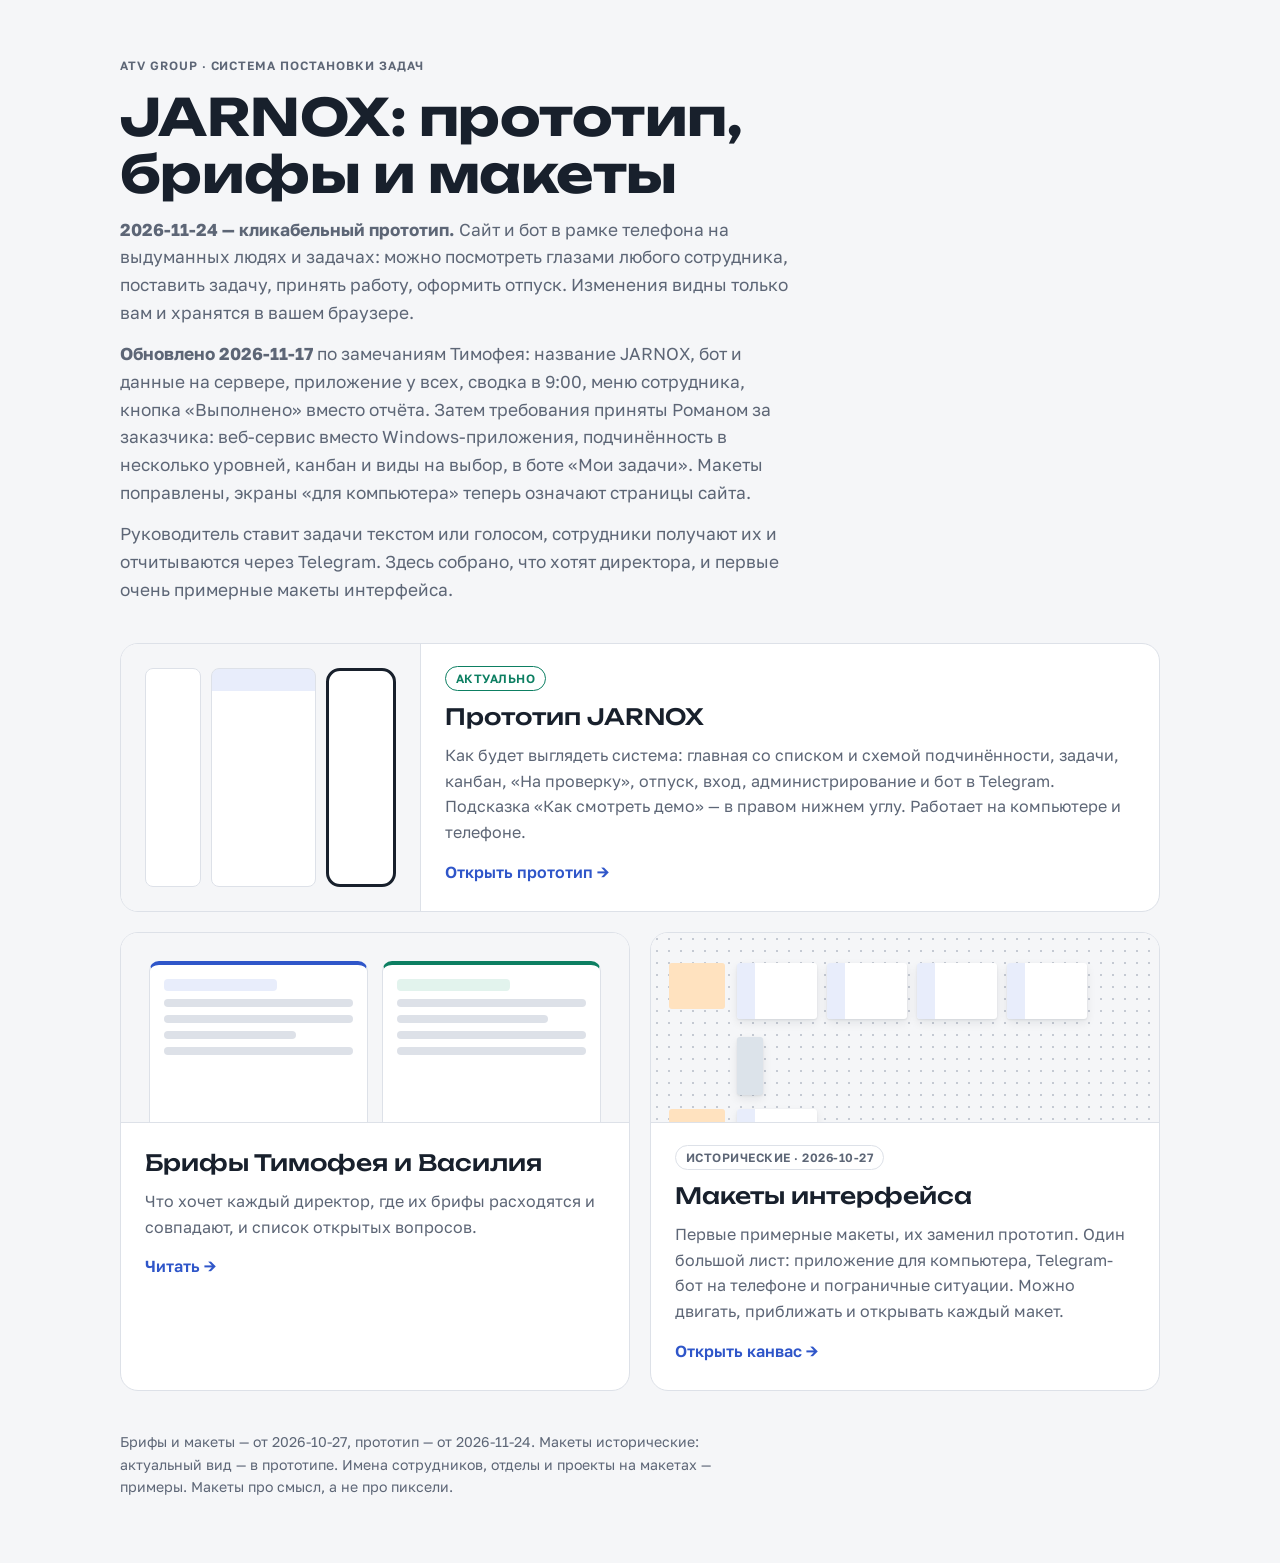
<file: index.html>
<!doctype html>
<html lang="ru">
<head>
<meta charset="utf-8">
<meta name="viewport" content="width=device-width, initial-scale=1, viewport-fit=cover">
<meta name="robots" content="noindex">
<link rel="icon" href="data:image/svg+xml,%3Csvg xmlns=%22http://www.w3.org/2000/svg%22 viewBox=%220 0 32 32%22%3E%3Crect width=%2232%22 height=%2232%22 rx=%228%22 fill=%22%232b5bd7%22/%3E%3Cpath d=%22M9 17l5 5 9-12%22 stroke=%22white%22 stroke-width=%223.5%22 fill=%22none%22 stroke-linecap=%22round%22 stroke-linejoin=%22round%22/%3E%3C/svg%3E">
<title>JARNOX · прототип, брифы и макеты</title>
<link rel="preconnect" href="https://fonts.googleapis.com">
<link rel="preconnect" href="https://fonts.gstatic.com" crossorigin>
<link rel="stylesheet" href="https://fonts.googleapis.com/css2?family=Golos+Text:wght@400;500;600;700&family=Unbounded:wght@500;700&display=swap">
<style>
:root {
  --bg: #f5f6f8; --surface: #ffffff; --ink: #18202c; --muted: #5d6676; --line: #dde1e8;
  --tim: #2f56c9; --tim-soft: #e8edfb; --vas: #0d7f62; --vas-soft: #e2f3ed; --dot: #c5cad3;
  --f-display: "Unbounded", "Golos Text", system-ui, sans-serif;
  --f-body: "Golos Text", system-ui, -apple-system, "Segoe UI", sans-serif;
}
@media (prefers-color-scheme: dark) { :root:not([data-theme="light"]) {
  --bg: #11151c; --surface: #19202a; --ink: #e6e9ef; --muted: #9aa3b2; --line: #2b3441;
  --tim: #8aa6ff; --tim-soft: #1e2a4a; --vas: #5fd0ad; --vas-soft: #15332b; --dot: #2c333d; color-scheme: dark;
} }
:root[data-theme="dark"] {
  --bg: #11151c; --surface: #19202a; --ink: #e6e9ef; --muted: #9aa3b2; --line: #2b3441;
  --tim: #8aa6ff; --tim-soft: #1e2a4a; --vas: #5fd0ad; --vas-soft: #15332b; --dot: #2c333d; color-scheme: dark;
}
* { box-sizing: border-box; }
body {
  margin: 0; background: var(--bg); color: var(--ink); font: 16px/1.6 var(--f-body);
  padding: 56px max(16px, env(safe-area-inset-left, 0px)) 64px;
}
.wrap { max-width: 1040px; margin: 0 auto; display: grid; gap: 40px; }
header { display: grid; gap: 14px; }
.eyebrow { font-size: 0.75rem; text-transform: uppercase; letter-spacing: 0.08em; font-weight: 600; color: var(--muted); }
h1 { margin: 0; font-family: var(--f-display); font-weight: 700; font-size: clamp(2rem, 5vw, 3.2rem); line-height: 1.1; letter-spacing: -0.01em; text-wrap: balance; }
.lead { margin: 0; max-width: 62ch; color: var(--muted); font-size: 1.08rem; }
.cards { display: grid; grid-template-columns: 1fr 1fr; gap: 20px; }
.card {
  display: grid; grid-template-rows: auto 1fr; background: var(--surface); border: 1px solid var(--line);
  border-radius: 18px; overflow: hidden; color: inherit; text-decoration: none; transition: border-color .15s, transform .15s;
}
.card:hover { border-color: var(--muted); transform: translateY(-2px); }
.card:focus-visible { outline: 2px solid var(--tim); outline-offset: 3px; }
.card .body { padding: 22px 24px 26px; display: grid; gap: 8px; align-content: start; }
.card h2 { margin: 0; font-family: var(--f-display); font-weight: 500; font-size: 1.4rem; }
.card p { margin: 0; color: var(--muted); }
.card .go { font-weight: 600; color: var(--tim); margin-top: 6px; }
.card.wide { grid-column: 1 / -1; grid-template-rows: none; grid-template-columns: 300px 1fr; }
.card.wide .pv { height: auto; min-height: 190px; border-bottom: 0; border-right: 1px solid var(--line); }
.tag { justify-self: start; font-size: 0.75rem; font-weight: 600; letter-spacing: 0.04em; text-transform: uppercase; color: var(--muted); border: 1px solid var(--line); border-radius: 999px; padding: 2px 10px; }
.tag.new { color: var(--vas); border-color: var(--vas); }
.pv-proto { background: var(--bg); display: grid; grid-template-columns: 56px 1fr 70px; gap: 10px; padding: 24px; }
.pv-proto i { display: block; background: var(--surface); border: 1px solid var(--line); border-radius: 8px; }
.pv-proto i:nth-child(2) { background-image: linear-gradient(var(--tim-soft) 0 22px, transparent 22px); }
.pv-proto i:nth-child(3) { border-radius: 14px; border-width: 3px; border-color: var(--ink); }

/* превью-иллюстрации из CSS */
.pv { height: 190px; border-bottom: 1px solid var(--line); position: relative; overflow: hidden; }
.pv-briefs { background: var(--bg); display: grid; grid-template-columns: 1fr 1fr; gap: 14px; padding: 28px 28px 0; }
.pv-briefs div { background: var(--surface); border-radius: 10px 10px 0 0; border: 1px solid var(--line); border-bottom: 0; padding: 14px; display: grid; gap: 8px; align-content: start; }
.pv-briefs div:first-child { border-top: 4px solid var(--tim); }
.pv-briefs div:last-child { border-top: 4px solid var(--vas); }
.pv-briefs i { display: block; height: 8px; border-radius: 4px; background: var(--line); }
.pv-briefs b { display: block; height: 12px; width: 60%; border-radius: 4px; }
.pv-briefs div:first-child b { background: var(--tim-soft); }
.pv-briefs div:last-child b { background: var(--vas-soft); }
.pv-canvas { background-color: var(--bg); background-image: radial-gradient(var(--dot) 1px, transparent 1.2px); background-size: 12px 12px; }
.pv-canvas span { position: absolute; background: var(--surface); border-radius: 3px; box-shadow: 0 1px 2px rgba(16,24,40,.08), 0 4px 10px rgba(16,24,40,.08); }
.pv-canvas span::before { content: ""; position: absolute; left: 0; top: 0; bottom: 0; width: 22%; background: var(--tim-soft); border-radius: 3px 0 0 3px; }
.pv-canvas span.ph::before { display: none; }
.pv-canvas span.ph { background: #dce3ea; }
.pv-canvas em { position: absolute; width: 56px; height: 46px; border-radius: 3px; background: #ffe2bf; }

footer { color: var(--muted); font-size: 0.88rem; max-width: 70ch; }
@media (max-width: 720px) {
  body { padding-top: 32px; }
  .cards { grid-template-columns: 1fr; }
  .card.wide { grid-template-columns: 1fr; grid-template-rows: auto 1fr; }
  .card.wide .pv { border-right: 0; border-bottom: 1px solid var(--line); }
}
</style>
</head>
<body>
<div class="wrap">
  <header>
    <div class="eyebrow">ATV Group · система постановки задач</div>
    <h1>JARNOX: прототип, брифы и макеты</h1>
    <p class="lead"><b>2026-11-24 — кликабельный прототип.</b> Сайт и бот в рамке телефона на выдуманных людях и задачах: можно посмотреть глазами любого сотрудника, поставить задачу, принять работу, оформить отпуск. Изменения видны только вам и хранятся в вашем браузере.</p>
    <p class="lead"><b>Обновлено 2026-11-17</b> по замечаниям Тимофея: название JARNOX, бот и данные на сервере, приложение у всех, сводка в 9:00, меню сотрудника, кнопка «Выполнено» вместо отчёта. Затем требования приняты Романом за заказчика: веб-сервис вместо Windows-приложения, подчинённость в несколько уровней, канбан и виды на выбор, в боте «Мои задачи». Макеты поправлены, экраны «для компьютера» теперь означают страницы сайта.</p>
    <p class="lead">Руководитель ставит задачи текстом или голосом, сотрудники получают их и отчитываются через Telegram. Здесь собрано, что хотят директора, и первые очень примерные макеты интерфейса.</p>
  </header>

  <div class="cards">
    <a class="card wide" href="prototype/">
      <div class="pv pv-proto" aria-hidden="true"><i></i><i></i><i></i></div>
      <div class="body">
        <span class="tag new">Актуально</span>
        <h2>Прототип JARNOX</h2>
        <p>Как будет выглядеть система: главная со списком и схемой подчинённости, задачи, канбан, «На проверку», отпуск, вход, администрирование и бот в Telegram. Подсказка «Как смотреть демо» — в правом нижнем углу. Работает на компьютере и телефоне.</p>
        <span class="go">Открыть прототип →</span>
      </div>
    </a>
    <a class="card" href="briefs.html">
      <div class="pv pv-briefs" aria-hidden="true">
        <div><b></b><i></i><i></i><i style="width:70%"></i><i></i></div>
        <div><b></b><i></i><i style="width:80%"></i><i></i><i></i></div>
      </div>
      <div class="body">
        <h2>Брифы Тимофея и Василия</h2>
        <p>Что хочет каждый директор, где их брифы расходятся и совпадают, и список открытых вопросов.</p>
        <span class="go">Читать →</span>
      </div>
    </a>
    <a class="card" href="canvas.html">
      <div class="pv pv-canvas" aria-hidden="true">
        <em style="left:18px;top:30px"></em>
        <span style="left:86px;top:30px;width:80px;height:56px"></span>
        <span style="left:176px;top:30px;width:80px;height:56px"></span>
        <span style="left:266px;top:30px;width:80px;height:56px"></span>
        <span style="left:356px;top:30px;width:80px;height:56px"></span>
        <span class="ph" style="left:86px;top:104px;width:26px;height:58px"></span>
        <em style="left:18px;top:176px"></em>
        <span style="left:86px;top:176px;width:80px;height:70px"></span>
      </div>
      <div class="body">
        <span class="tag">Исторические · 2026-10-27</span>
        <h2>Макеты интерфейса</h2>
        <p>Первые примерные макеты, их заменил прототип. Один большой лист: приложение для компьютера, Telegram-бот на телефоне и пограничные ситуации. Можно двигать, приближать и открывать каждый макет.</p>
        <span class="go">Открыть канвас →</span>
      </div>
    </a>
  </div>

  <footer>Брифы и макеты — от 2026-10-27, прототип — от 2026-11-24. Макеты исторические: актуальный вид — в прототипе. Имена сотрудников, отделы и проекты на макетах — примеры. Макеты про смысл, а не про пиксели.</footer>
</div>
</body>
</html>
</file>
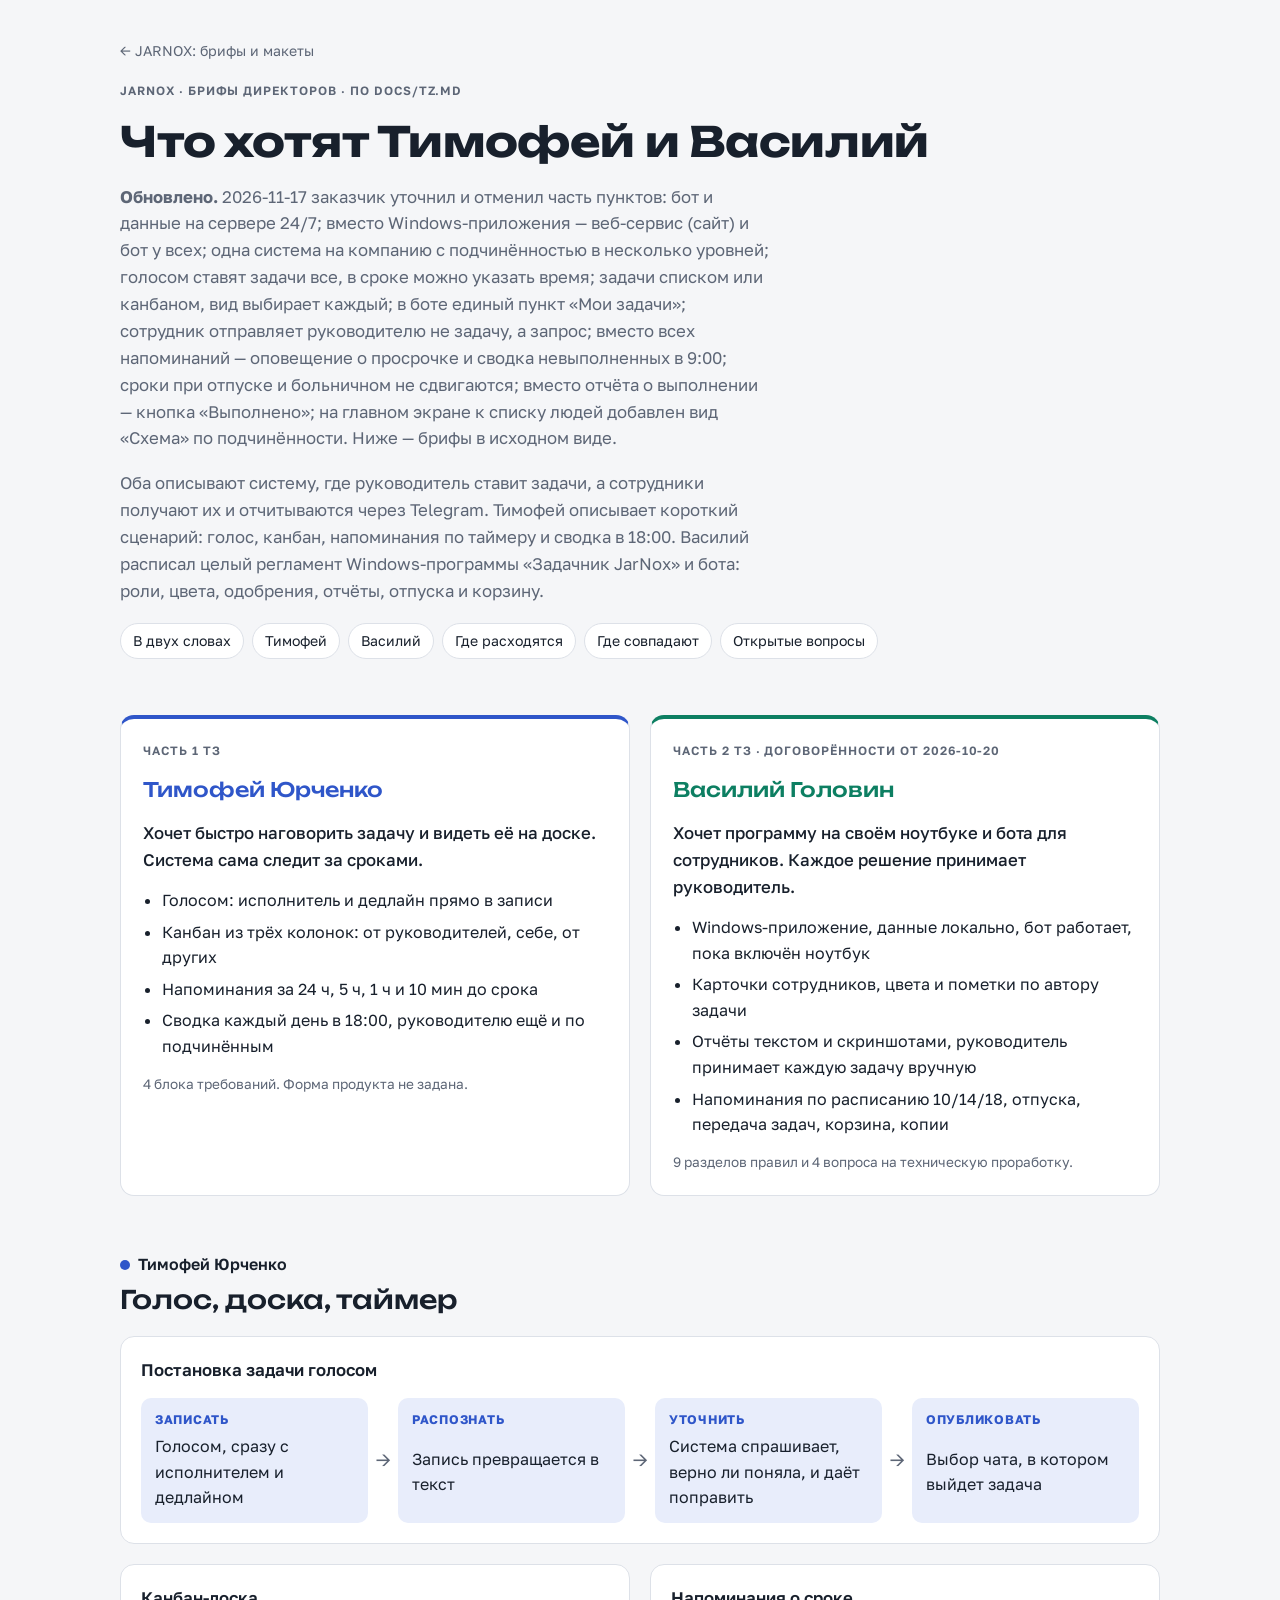
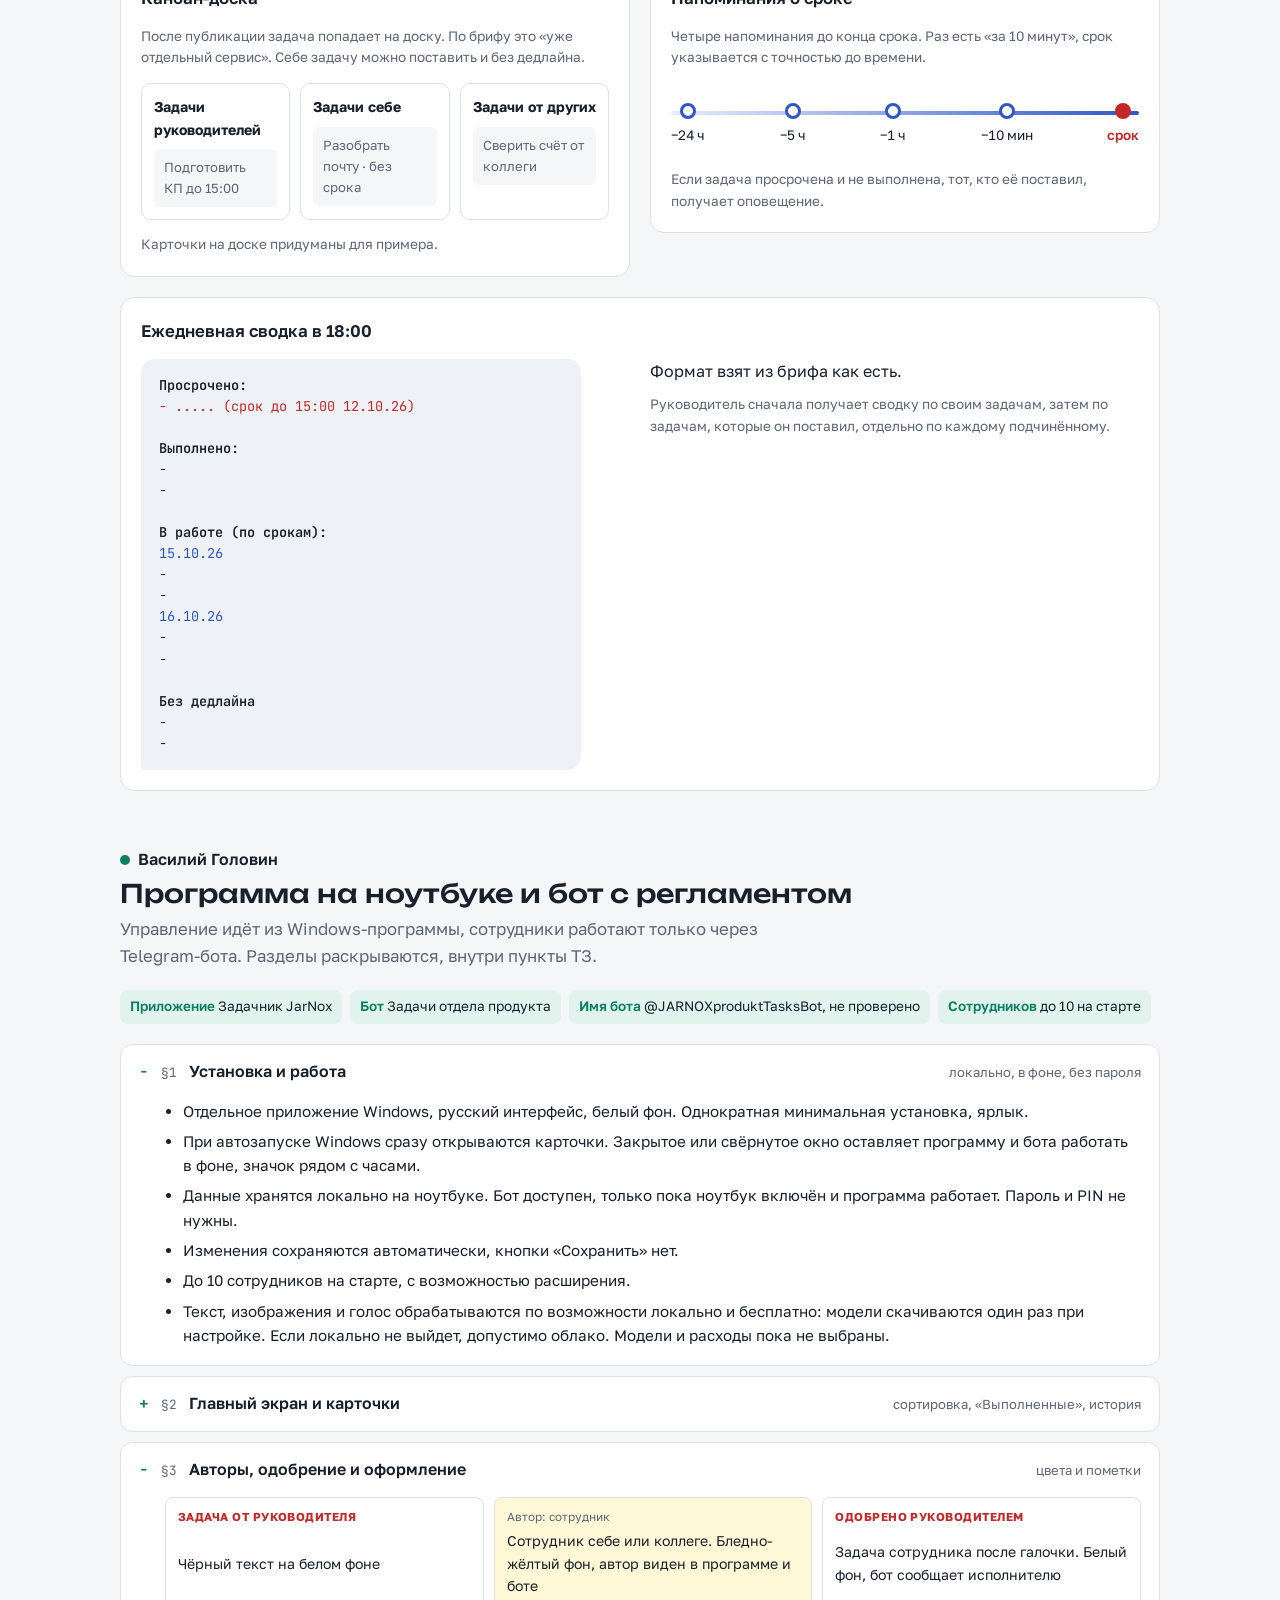
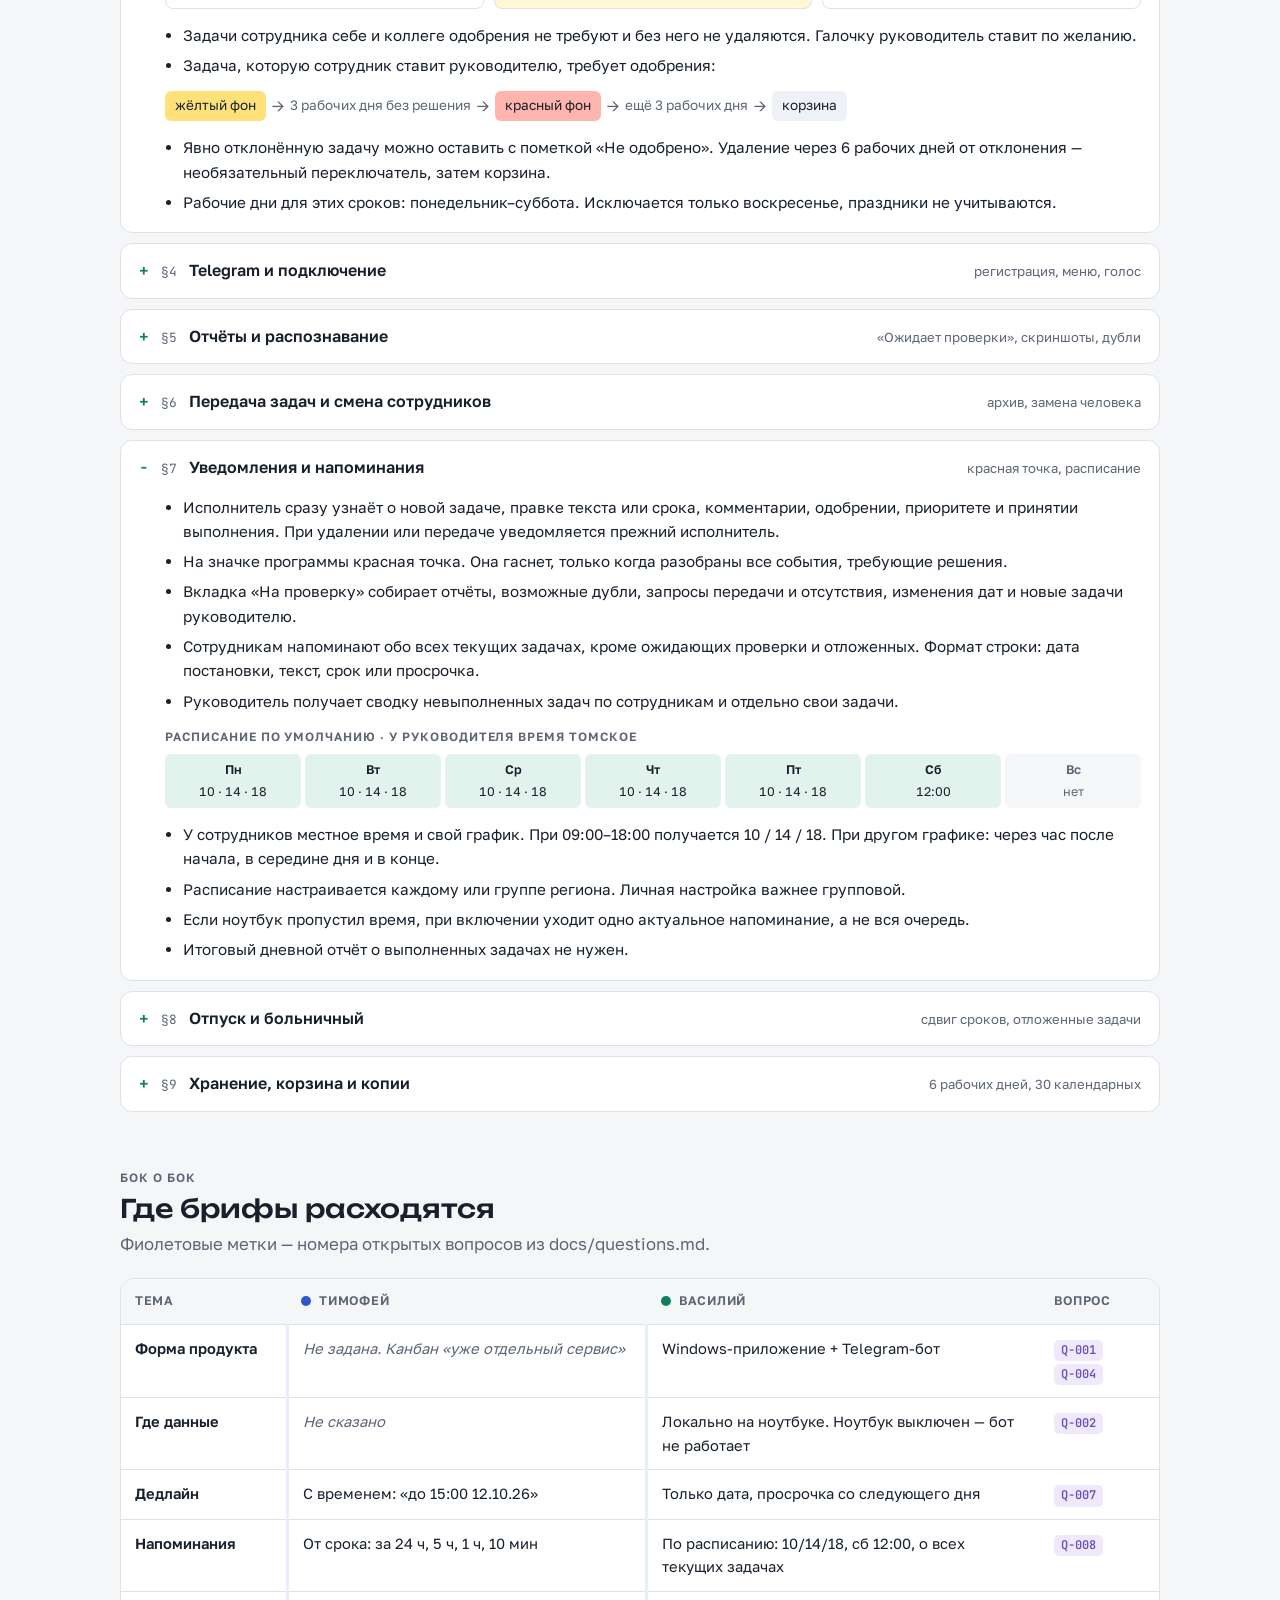
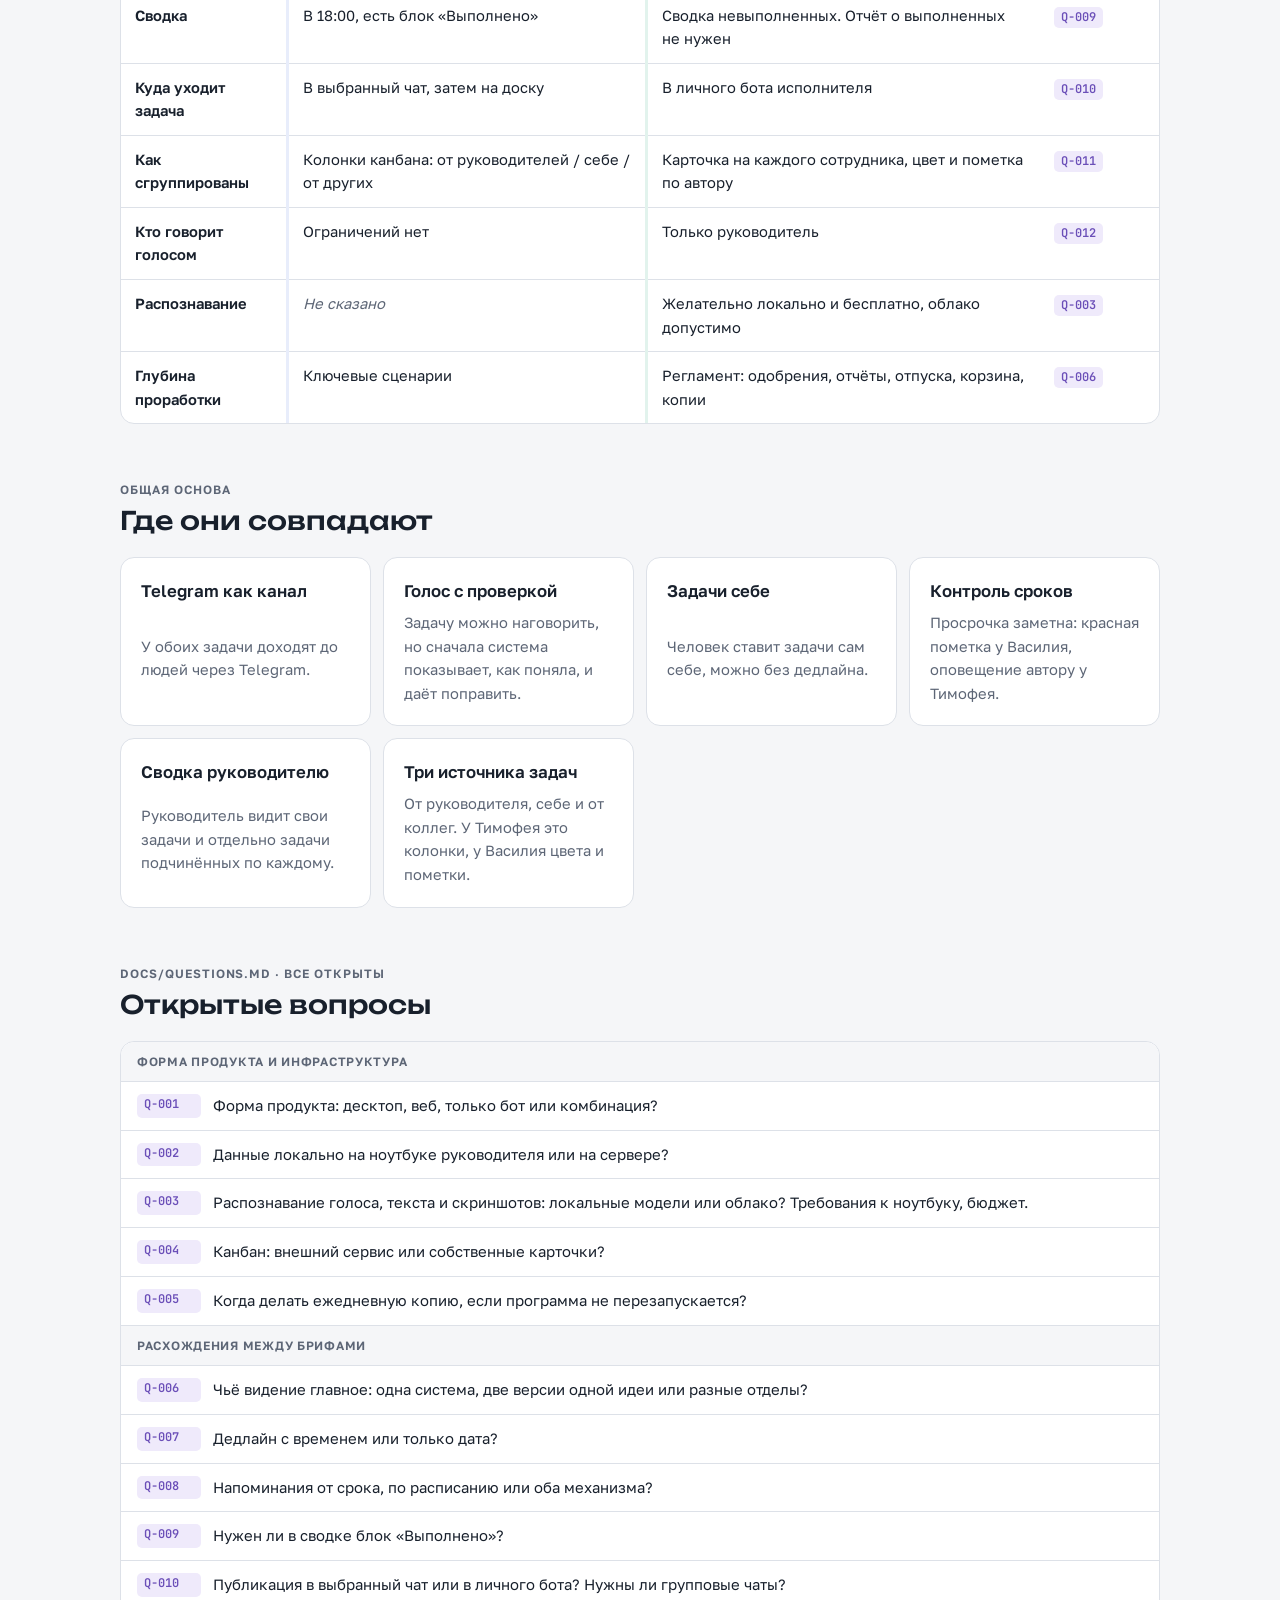
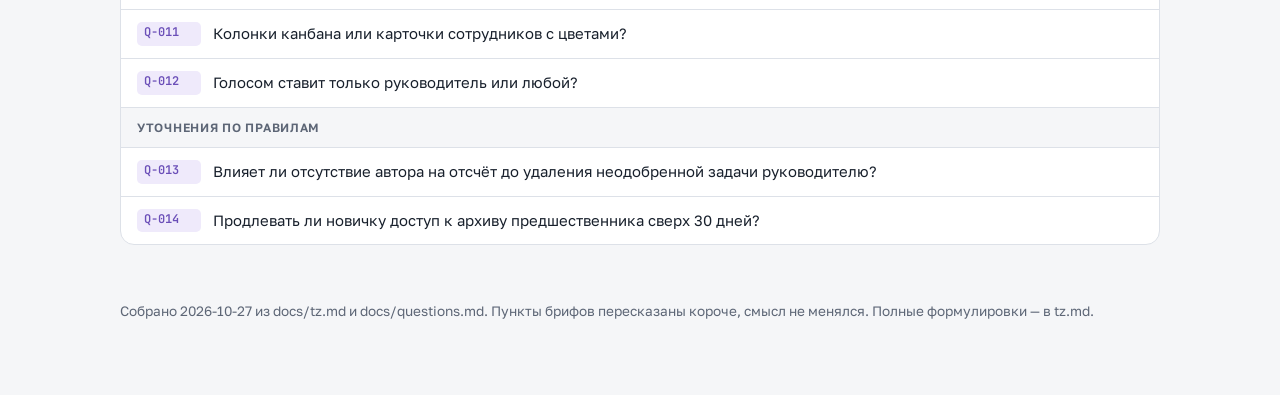
<file: briefs.html>
<!doctype html>
<html lang="ru">
<head>
<meta charset="utf-8">
<meta name="viewport" content="width=device-width, initial-scale=1, viewport-fit=cover">
<meta name="robots" content="noindex">
<link rel="icon" href="data:image/svg+xml,%3Csvg xmlns=%22http://www.w3.org/2000/svg%22 viewBox=%220 0 32 32%22%3E%3Crect width=%2232%22 height=%2232%22 rx=%228%22 fill=%22%232b5bd7%22/%3E%3Cpath d=%22M9 17l5 5 9-12%22 stroke=%22white%22 stroke-width=%223.5%22 fill=%22none%22 stroke-linecap=%22round%22 stroke-linejoin=%22round%22/%3E%3C/svg%3E">
<title>Брифы Тимофея и Василия · JARNOX</title>
<link rel="preconnect" href="https://fonts.googleapis.com">
<link rel="preconnect" href="https://fonts.gstatic.com" crossorigin>
<link rel="stylesheet" href="https://fonts.googleapis.com/css2?family=Golos+Text:wght@400;500;600;700&family=Unbounded:wght@500;700&family=JetBrains+Mono:wght@400;600&display=swap">
<style>
/* Layout: узкая колонка чтения + места «бок о бок», где два директора сравниваются; у каждого свой цвет-метка */
:root {
  --bg: #f5f6f8;
  --surface: #ffffff;
  --ink: #18202c;
  --muted: #5d6676;
  --line: #dde1e8;
  --tim: #2f56c9;      /* Тимофей */
  --tim-soft: #e8edfb;
  --vas: #0d7f62;      /* Василий */
  --vas-soft: #e2f3ed;
  --red: #c62828;
  --red-soft: #fdecec;
  --pale-yellow: #fff8d6;
  --yellow: #ffe17a;
  --q: #6b4fb8;
  --q-soft: #efeafb;
  --code-bg: #eef1f5;
  --f-display: "Unbounded", "Golos Text", system-ui, sans-serif;
  --f-body: "Golos Text", system-ui, -apple-system, "Segoe UI", sans-serif;
  --f-mono: "JetBrains Mono", ui-monospace, Consolas, monospace;
}
@media (prefers-color-scheme: dark) { :root:not([data-theme="light"]) {
  --bg: #11151c; --surface: #19202a; --ink: #e6e9ef; --muted: #9aa3b2; --line: #2b3441;
  --tim: #8aa6ff; --tim-soft: #1e2a4a; --vas: #5fd0ad; --vas-soft: #15332b;
  --red: #ff7b72; --red-soft: #3a1d1f; --pale-yellow: #3a3418; --yellow: #6b5a14;
  --q: #b9a3ff; --q-soft: #2a2343; --code-bg: #0e1218; color-scheme: dark;
} }
:root[data-theme="dark"] {
  --bg: #11151c; --surface: #19202a; --ink: #e6e9ef; --muted: #9aa3b2; --line: #2b3441;
  --tim: #8aa6ff; --tim-soft: #1e2a4a; --vas: #5fd0ad; --vas-soft: #15332b;
  --red: #ff7b72; --red-soft: #3a1d1f; --pale-yellow: #3a3418; --yellow: #6b5a14;
  --q: #b9a3ff; --q-soft: #2a2343; --code-bg: #0e1218; color-scheme: dark;
}
* { box-sizing: border-box; }
body {
  background: var(--bg); color: var(--ink);
  font-family: var(--f-body); font-size: 16px; line-height: 1.6;
  padding-left: max(16px, env(safe-area-inset-left, 0px));
  padding-right: max(16px, env(safe-area-inset-right, 0px));
  padding-block: 32px 64px;
}
.wrap { max-width: 1040px; margin: 0 auto; display: grid; gap: 56px; }
h1, h2, h3 { text-wrap: balance; margin: 0; }
h1 { font-family: var(--f-display); font-weight: 700; font-size: clamp(1.7rem, 4vw, 2.6rem); line-height: 1.15; letter-spacing: -0.01em; }
h2 { font-family: var(--f-display); font-weight: 500; font-size: clamp(1.25rem, 2.6vw, 1.6rem); line-height: 1.25; }
h3 { font-size: 1.05rem; font-weight: 600; }
p { margin: 0; }
ul { margin: 0; padding-left: 1.2em; display: grid; gap: 6px; }
.eyebrow { font-size: 0.75rem; text-transform: uppercase; letter-spacing: 0.08em; font-weight: 600; color: var(--muted); }
.lead { color: var(--muted); max-width: 65ch; font-size: 1.05rem; }
section { display: grid; gap: 20px; scroll-margin-top: 16px; }
.sec-head { display: grid; gap: 6px; }
a { color: inherit; }
a:focus-visible, summary:focus-visible { outline: 2px solid var(--tim); outline-offset: 3px; border-radius: 4px; }

/* шапка */
header { display: grid; gap: 18px; }
nav { display: flex; flex-wrap: wrap; gap: 8px; }
nav a { text-decoration: none; font-size: 0.88rem; padding: 6px 12px; border: 1px solid var(--line); border-radius: 999px; background: var(--surface); }
nav a:hover { border-color: var(--muted); }

.who { display: inline-flex; align-items: center; gap: 8px; font-weight: 600; }
.dot { width: 10px; height: 10px; border-radius: 50%; flex: none; }
.dot.tim { background: var(--tim); } .dot.vas { background: var(--vas); }

/* портреты */
.duo { display: grid; grid-template-columns: 1fr 1fr; gap: 20px; }
.duo > * { min-width: 0; }
.portrait { background: var(--surface); border: 1px solid var(--line); border-radius: 14px; padding: 22px; display: grid; gap: 14px; align-content: start; border-top: 4px solid var(--c); }
.portrait.tim { --c: var(--tim); } .portrait.vas { --c: var(--vas); }
.portrait .name { font-family: var(--f-display); font-weight: 500; font-size: 1.25rem; color: var(--c); }
.portrait .gist { font-size: 1.05rem; font-weight: 500; }
.meta { font-size: 0.85rem; color: var(--muted); }

/* Тимофей */
.flow { display: flex; flex-wrap: wrap; align-items: stretch; gap: 8px; }
.step { flex: 1 1 150px; background: var(--tim-soft); border-radius: 10px; padding: 12px 14px; display: grid; gap: 4px; }
.step b { font-size: 0.78rem; text-transform: uppercase; letter-spacing: 0.06em; color: var(--tim); }
.arrow { align-self: center; color: var(--muted); font-size: 1.2rem; }

.kanban { display: grid; grid-template-columns: repeat(3, 1fr); gap: 10px; }
.kanban > div { background: var(--surface); border: 1px solid var(--line); border-radius: 10px; padding: 12px; display: grid; gap: 8px; align-content: start; min-width: 0; }
.kanban h4 { margin: 0; font-size: 0.88rem; }
.kcard { background: var(--bg); border-radius: 6px; padding: 8px 10px; font-size: 0.82rem; color: var(--muted); }

.timeline { position: relative; padding: 28px 0 8px; }
.timeline .bar { height: 4px; background: linear-gradient(90deg, var(--tim-soft), var(--tim)); border-radius: 2px; }
.timeline .ticks { display: flex; justify-content: space-between; margin-top: -12px; }
.tick { display: grid; justify-items: center; gap: 6px; font-variant-numeric: tabular-nums; font-size: 0.85rem; }
.tick i { width: 16px; height: 16px; border-radius: 50%; background: var(--surface); border: 3px solid var(--tim); }
.tick.end i { border-color: var(--red); background: var(--red); }
.tick.end { color: var(--red); font-weight: 600; }

.tg { background: var(--code-bg); border-radius: 14px 14px 14px 4px; padding: 16px 18px; font-family: var(--f-mono); font-size: 0.85rem; line-height: 1.55; white-space: pre; overflow-x: auto; max-width: 440px; }
.tg .h { font-weight: 600; } .tg .r { color: var(--red); } .tg .d { color: var(--tim); }

.card { background: var(--surface); border: 1px solid var(--line); border-radius: 14px; padding: 20px; display: grid; gap: 14px; min-width: 0; }
.two { display: grid; grid-template-columns: 1fr 1fr; gap: 20px; align-items: start; }
.two > * { min-width: 0; }

/* Василий */
.facts { display: flex; flex-wrap: wrap; gap: 8px; }
.fact { background: var(--vas-soft); border-radius: 8px; padding: 6px 10px; font-size: 0.85rem; }
.fact b { color: var(--vas); font-weight: 600; }
details { background: var(--surface); border: 1px solid var(--line); border-radius: 12px; }
details + details { margin-top: -10px; }
summary { cursor: pointer; padding: 14px 18px; font-weight: 600; display: flex; gap: 12px; align-items: baseline; list-style: none; }
summary::-webkit-details-marker { display: none; }
summary::before { content: "+"; font-family: var(--f-mono); color: var(--vas); width: 1ch; }
details[open] summary::before { content: "−"; }
summary .n { font-family: var(--f-mono); font-size: 0.8rem; color: var(--muted); font-weight: 400; }
summary .hint { margin-left: auto; font-size: 0.82rem; font-weight: 400; color: var(--muted); text-align: right; }
.dbody { padding: 0 18px 18px 44px; display: grid; gap: 14px; }
.dbody ul { font-size: 0.95rem; }

.legend { display: grid; grid-template-columns: repeat(auto-fit, minmax(210px, 1fr)); gap: 10px; }
.task { border: 1px solid var(--line); border-radius: 8px; padding: 10px 12px; font-size: 0.88rem; display: grid; gap: 4px; color: #18202c; }
.task .tag { font-size: 0.72rem; font-weight: 700; color: #c62828; text-transform: uppercase; letter-spacing: 0.04em; }
.task small { color: #5d6676; }
.task.white { background: #ffffff; }
.task.pale { background: #fff8d6; }
.task.yel { background: #ffe17a; }
.task.redbg { background: #ffb4ad; }

.lifecycle { display: flex; flex-wrap: wrap; gap: 6px; align-items: center; font-size: 0.85rem; }
.lifecycle span.s { padding: 4px 10px; border-radius: 6px; color: #18202c; }
.lifecycle .arrow { font-size: 1rem; }

.sched { display: grid; grid-template-columns: repeat(7, 1fr); gap: 4px; font-size: 0.78rem; text-align: center; font-variant-numeric: tabular-nums; }
.sched div { background: var(--vas-soft); border-radius: 6px; padding: 6px 2px; display: grid; gap: 2px; }
.sched div.off { background: var(--bg); color: var(--muted); }
.sched b { font-weight: 600; }

.menu { display: grid; gap: 6px; max-width: 360px; }
.menu span { background: var(--code-bg); border-radius: 8px; padding: 8px 12px; font-size: 0.88rem; text-align: center; }

/* сравнение */
.tbl-wrap { overflow-x: auto; border: 1px solid var(--line); border-radius: 14px; background: var(--surface); }
table { border-collapse: collapse; width: 100%; min-width: 720px; font-size: 0.92rem; }
th, td { text-align: left; vertical-align: top; padding: 12px 14px; border-bottom: 1px solid var(--line); }
tr:last-child td { border-bottom: 0; }
thead th { font-size: 0.78rem; text-transform: uppercase; letter-spacing: 0.06em; color: var(--muted); font-weight: 600; background: var(--bg); }
td:first-child { font-weight: 600; width: 16%; }
td.t { border-left: 3px solid var(--tim-soft); } td.v { border-left: 3px solid var(--vas-soft); }
.na { color: var(--muted); font-style: italic; }
.q { display: inline-block; font-family: var(--f-mono); font-size: 0.75rem; font-weight: 600; color: var(--q); background: var(--q-soft); border-radius: 5px; padding: 1px 7px; white-space: nowrap; }

.same { display: grid; grid-template-columns: repeat(auto-fit, minmax(230px, 1fr)); gap: 12px; }
.same .card { gap: 6px; }
.same p { font-size: 0.92rem; color: var(--muted); }

.qlist { display: grid; gap: 0; background: var(--surface); border: 1px solid var(--line); border-radius: 14px; }
.qrow { display: grid; grid-template-columns: 64px 1fr; gap: 12px; padding: 12px 16px; border-bottom: 1px solid var(--line); font-size: 0.93rem; }
.qrow:last-child { border-bottom: 0; }
.qgroup { padding: 10px 16px; background: var(--bg); font-size: 0.75rem; text-transform: uppercase; letter-spacing: 0.06em; color: var(--muted); font-weight: 600; border-bottom: 1px solid var(--line); }
.qgroup:first-child { border-radius: 14px 14px 0 0; }

footer { color: var(--muted); font-size: 0.85rem; }

@media (max-width: 720px) {
  .duo, .two { grid-template-columns: 1fr; }
  .kanban { grid-template-columns: 1fr; }
  .arrow.h { display: none; }
  summary .hint { display: none; }
  .dbody { padding-left: 18px; }
  .sched { font-size: 0.7rem; }
}
@media (prefers-reduced-motion: reduce) { * { scroll-behavior: auto !important; } }
html { scroll-behavior: smooth; }
</style>

<style>
.home { font-size: 0.88rem; color: var(--muted); text-decoration: none; }
.home:hover { color: var(--ink); }
</style>
</head>
<body>
<div class="wrap">

<header>
  <a class="home" href="./">← JARNOX: брифы и макеты</a>
  <div class="eyebrow">JARNOX · брифы директоров · по docs/tz.md</div>
  <h1>Что хотят Тимофей и Василий</h1>
  <p class="lead"><b>Обновлено.</b> 2026-11-17 заказчик уточнил и отменил часть пунктов: бот и данные на сервере 24/7; вместо Windows-приложения — веб-сервис (сайт) и бот у всех; одна система на компанию с подчинённостью в несколько уровней; голосом ставят задачи все, в сроке можно указать время; задачи списком или канбаном, вид выбирает каждый; в боте единый пункт «Мои задачи»; сотрудник отправляет руководителю не задачу, а запрос; вместо всех напоминаний — оповещение о просрочке и сводка невыполненных в 9:00; сроки при отпуске и больничном не сдвигаются; вместо отчёта о выполнении — кнопка «Выполнено»; на главном экране к списку людей добавлен вид «Схема» по подчинённости. Ниже — брифы в исходном виде.</p>
  <p class="lead">Оба описывают систему, где руководитель ставит задачи, а сотрудники получают их и отчитываются через Telegram. Тимофей описывает короткий сценарий: голос, канбан, напоминания по таймеру и сводка в 18:00. Василий расписал целый регламент Windows-программы «Задачник JarNox» и бота: роли, цвета, одобрения, отчёты, отпуска и корзину.</p>
  <nav>
    <a href="#portraits">В двух словах</a>
    <a href="#timofey">Тимофей</a>
    <a href="#vasily">Василий</a>
    <a href="#compare">Где расходятся</a>
    <a href="#same">Где совпадают</a>
    <a href="#questions">Открытые вопросы</a>
  </nav>
</header>

<section id="portraits">
  <div class="duo">
    <article class="portrait tim">
      <div class="eyebrow">Часть 1 ТЗ</div>
      <div class="name">Тимофей Юрченко</div>
      <p class="gist">Хочет быстро наговорить задачу и видеть её на доске. Система сама следит за сроками.</p>
      <ul>
        <li>Голосом: исполнитель и дедлайн прямо в записи</li>
        <li>Канбан из трёх колонок: от руководителей, себе, от других</li>
        <li>Напоминания за 24 ч, 5 ч, 1 ч и 10 мин до срока</li>
        <li>Сводка каждый день в 18:00, руководителю ещё и по подчинённым</li>
      </ul>
      <div class="meta">4 блока требований. Форма продукта не задана.</div>
    </article>
    <article class="portrait vas">
      <div class="eyebrow">Часть 2 ТЗ · договорённости от 2026-10-20</div>
      <div class="name">Василий Головин</div>
      <p class="gist">Хочет программу на своём ноутбуке и бота для сотрудников. Каждое решение принимает руководитель.</p>
      <ul>
        <li>Windows-приложение, данные локально, бот работает, пока включён ноутбук</li>
        <li>Карточки сотрудников, цвета и пометки по автору задачи</li>
        <li>Отчёты текстом и скриншотами, руководитель принимает каждую задачу вручную</li>
        <li>Напоминания по расписанию 10/14/18, отпуска, передача задач, корзина, копии</li>
      </ul>
      <div class="meta">9 разделов правил и 4 вопроса на техническую проработку.</div>
    </article>
  </div>
</section>

<section id="timofey">
  <div class="sec-head">
    <span class="who"><span class="dot tim"></span>Тимофей Юрченко</span>
    <h2>Голос, доска, таймер</h2>
  </div>

  <div class="card">
    <h3>Постановка задачи голосом</h3>
    <div class="flow">
      <div class="step"><b>Записать</b>Голосом, сразу с исполнителем и дедлайном</div>
      <span class="arrow h">→</span>
      <div class="step"><b>Распознать</b>Запись превращается в текст</div>
      <span class="arrow h">→</span>
      <div class="step"><b>Уточнить</b>Система спрашивает, верно ли поняла, и даёт поправить</div>
      <span class="arrow h">→</span>
      <div class="step"><b>Опубликовать</b>Выбор чата, в котором выйдет задача</div>
    </div>
  </div>

  <div class="two">
    <div class="card">
      <h3>Канбан-доска</h3>
      <p class="meta">После публикации задача попадает на доску. По брифу это «уже отдельный сервис». Себе задачу можно поставить и без дедлайна.</p>
      <div class="kanban">
        <div><h4>Задачи руководителей</h4><div class="kcard">Подготовить КП до 15:00</div></div>
        <div><h4>Задачи себе</h4><div class="kcard">Разобрать почту · без срока</div></div>
        <div><h4>Задачи от других</h4><div class="kcard">Сверить счёт от коллеги</div></div>
      </div>
      <p class="meta">Карточки на доске придуманы для примера.</p>
    </div>

    <div class="card">
      <h3>Напоминания о сроке</h3>
      <p class="meta">Четыре напоминания до конца срока. Раз есть «за 10 минут», срок указывается с точностью до времени.</p>
      <div class="timeline">
        <div class="bar"></div>
        <div class="ticks">
          <div class="tick"><i></i>−24 ч</div>
          <div class="tick"><i></i>−5 ч</div>
          <div class="tick"><i></i>−1 ч</div>
          <div class="tick"><i></i>−10 мин</div>
          <div class="tick end"><i></i>срок</div>
        </div>
      </div>
      <p class="meta">Если задача просрочена и не выполнена, тот, кто её поставил, получает оповещение.</p>
    </div>
  </div>

  <div class="card">
    <h3>Ежедневная сводка в 18:00</h3>
    <div class="two">
      <div class="tg"><span class="h">Просрочено:</span>
<span class="r">- ..... (срок до 15:00 12.10.26)</span>

<span class="h">Выполнено:</span>
-
-

<span class="h">В работе (по срокам):</span>
<span class="d">15.10.26</span>
-
-
<span class="d">16.10.26</span>
-
-

<span class="h">Без дедлайна</span>
-
-</div>
      <div style="display:grid;gap:10px;align-content:start">
        <p>Формат взят из брифа как есть.</p>
        <p class="meta">Руководитель сначала получает сводку по своим задачам, затем по задачам, которые он поставил, отдельно по каждому подчинённому.</p>
      </div>
    </div>
  </div>
</section>

<section id="vasily">
  <div class="sec-head">
    <span class="who"><span class="dot vas"></span>Василий Головин</span>
    <h2>Программа на ноутбуке и бот с регламентом</h2>
    <p class="lead">Управление идёт из Windows-программы, сотрудники работают только через Telegram-бота. Разделы раскрываются, внутри пункты ТЗ.</p>
  </div>
  <div class="facts">
    <span class="fact"><b>Приложение</b> Задачник JarNox</span>
    <span class="fact"><b>Бот</b> Задачи отдела продукта</span>
    <span class="fact"><b>Имя бота</b> @JARNOXproduktTasksBot, не проверено</span>
    <span class="fact"><b>Сотрудников</b> до 10 на старте</span>
  </div>

  <details open>
    <summary><span class="n">§1</span>Установка и работа<span class="hint">локально, в фоне, без пароля</span></summary>
    <div class="dbody"><ul>
      <li>Отдельное приложение Windows, русский интерфейс, белый фон. Однократная минимальная установка, ярлык.</li>
      <li>При автозапуске Windows сразу открываются карточки. Закрытое или свёрнутое окно оставляет программу и бота работать в фоне, значок рядом с часами.</li>
      <li>Данные хранятся локально на ноутбуке. Бот доступен, только пока ноутбук включён и программа работает. Пароль и PIN не нужны.</li>
      <li>Изменения сохраняются автоматически, кнопки «Сохранить» нет.</li>
      <li>До 10 сотрудников на старте, с возможностью расширения.</li>
      <li>Текст, изображения и голос обрабатываются по возможности локально и бесплатно: модели скачиваются один раз при настройке. Если локально не выйдет, допустимо облако. Модели и расходы пока не выбраны.</li>
    </ul></div>
  </details>

  <details>
    <summary><span class="n">§2</span>Главный экран и карточки<span class="hint">сортировка, «Выполненные», история</span></summary>
    <div class="dbody"><ul>
      <li>Первой закреплена карточка «Мои задачи», за ней сотрудники по алфавиту.</li>
      <li>В карточке ФИО, должность, фото из Telegram и счётчик текущих невыполненных задач. Отдельный счётчик «Будут выданы после возвращения».</li>
      <li>Задача добавляется только из карточки, кнопкой «Добавить задачу». Общий поиск не нужен.</li>
      <li>Достаточно текста. Дедлайн и комментарий необязательны. Дедлайн задаётся только датой, просрочка наступает со следующего дня и помечается красным «Просрочено». Если дедлайна нет, бот о сроке ничего не пишет.</li>
      <li>Руководитель добавляет задачи, правит текст и срок, комментирует, удаляет, передаёт и отмечает выполнение. Сотрудник после создания текст и срок не меняет, только отправляет отчёт.</li>
      <li>Приоритет ставит только руководитель, пометка «Приоритетная». Одобрение приоритет не ставит.</li>
      <li>Порядок: сначала приоритетные. Внутри группы задачи со сроком по ближайшему дедлайну, без срока внизу, от старых к новым.</li>
      <li>Выполненные уходят во вкладку «Выполненные» внутри карточки. Вернуть их в работу нельзя, это и не нужно.</li>
      <li>История за отдельной иконкой: автор, переносы сроков, комментарии, отчёты, смена исполнителя, дата принятия. Имена сохраняются те, что были на момент действия.</li>
    </ul></div>
  </details>

  <details open>
    <summary><span class="n">§3</span>Авторы, одобрение и оформление<span class="hint">цвета и пометки</span></summary>
    <div class="dbody">
      <div class="legend">
        <div class="task white"><span class="tag">Задача от руководителя</span>Чёрный текст на белом фоне</div>
        <div class="task pale"><small>Автор: сотрудник</small>Сотрудник себе или коллеге. Бледно-жёлтый фон, автор виден в программе и боте</div>
        <div class="task white"><span class="tag">Одобрено руководителем</span>Задача сотрудника после галочки. Белый фон, бот сообщает исполнителю</div>
      </div>
      <ul>
        <li>Задачи сотрудника себе и коллеге одобрения не требуют и без него не удаляются. Галочку руководитель ставит по желанию.</li>
        <li>Задача, которую сотрудник ставит руководителю, требует одобрения:</li>
      </ul>
      <div class="lifecycle">
        <span class="s" style="background:#ffe17a">жёлтый фон</span><span class="arrow">→</span>
        <span class="meta">3 рабочих дня без решения</span><span class="arrow">→</span>
        <span class="s" style="background:#ffb4ad">красный фон</span><span class="arrow">→</span>
        <span class="meta">ещё 3 рабочих дня</span><span class="arrow">→</span>
        <span class="s" style="background:var(--code-bg);color:var(--ink)">корзина</span>
      </div>
      <ul>
        <li>Явно отклонённую задачу можно оставить с пометкой «Не одобрено». Удаление через 6 рабочих дней от отклонения — необязательный переключатель, затем корзина.</li>
        <li>Рабочие дни для этих сроков: понедельник–суббота. Исключается только воскресенье, праздники не учитываются.</li>
      </ul>
    </div>
  </details>

  <details>
    <summary><span class="n">§4</span>Telegram и подключение<span class="hint">регистрация, меню, голос</span></summary>
    <div class="dbody">
      <div class="two">
        <ul>
          <li>Бот создаётся с нуля. Руководитель подключается одноразовым кодом из программы.</li>
          <li>При регистрации сотрудник указывает ФИО, должность, город или регион, часовой пояс и график. По городу программа определяет пояс и группу расписания. Первый запрос руководитель проверяет, правит и одобряет.</li>
          <li>Профиль и график после регистрации меняет только руководитель.</li>
          <li>Сотрудник видит только свои задачи. Получателя выбирает по @username, а если его нет — по имени профиля.</li>
        </ul>
        <div style="display:grid;gap:8px">
          <span class="eyebrow">Меню сотрудника</span>
          <div class="menu">
            <span>Свои задачи</span>
            <span>Посмотреть мои задачи</span>
            <span>Отправить отчёт о выполненных задачах</span>
            <span>Поставить задачу другому сотруднику</span>
            <span>Поставить задачу руководителю</span>
          </div>
          <span class="meta">Ещё нужны запросы передачи и отсутствия.</span>
        </div>
      </div>
      <ul>
        <li>Просмотр задач: краткий список, по кнопке подробности, комментарии руководителя и полная история.</li>
        <li>Перед сохранением новая задача сотрудника показывается автору на проверку и правку. Если в одном сообщении несколько задач, они разделяются автоматически.</li>
        <li>Задача коллеге создаётся без подтверждения руководителя, получатель сразу получает уведомление. Отказаться он не может.</li>
        <li>Руководитель в боте выбирает сотрудника или «Мои задачи», затем пишет текст или говорит голосом. Текстовые задачи создаются сразу.</li>
        <li>Голос доступен только руководителю. Распознанные задачи показываются до создания, каждую можно исправить и подтвердить отдельно.</li>
        <li>Расплывчатый срок вроде «к концу недели» перед сохранением уточняется до точной даты.</li>
        <li>Скриншоты принимаются только как отчёт. Проверка отчётов и решения — только в Windows, не в боте.</li>
      </ul>
    </div>
  </details>

  <details>
    <summary><span class="n">§5</span>Отчёты и распознавание<span class="hint">«Ожидает проверки», скриншоты, дубли</span></summary>
    <div class="dbody"><ul>
      <li>Отчёт присылают текстом или скриншотом, руководитель тоже может загрузить скриншот. Программа сама сопоставляет отчёт с задачами, в том числе с несколькими сразу.</li>
      <li>Бот подтверждает получение: отчёт ждёт проверки.</li>
      <li>Отчёт сам задачу не закрывает. Руководитель видит изменения по каждой задаче и подтверждает, исправляет, комментирует или отклоняет.</li>
      <li>Статус «Ожидает проверки»: задача остаётся текущей и в счётчике, сотруднику о ней не напоминают, руководитель видит её в сводке и во вкладке «На проверку».</li>
      <li>Отклонение требует комментария с доработками. Бот пересылает его, напоминания возобновляются.</li>
      <li>Принятая задача, в том числе вручную без отчёта, сразу выполнена. Бот сообщает, что выполнение принято. В боте задача исчезает, в Windows остаётся.</li>
      <li>Скриншот общего отчёта режется на фрагменты по задачам: главное, чтобы текст читался. Исходник и фрагменты хранятся в истории.</li>
      <li>Если соответствие неуверенное, программа предлагает варианты. Если не выбран ни один, создаётся новая задача.</li>
      <li>Повторный отчёт до проверки дополняет прежний, повторы не показываются.</li>
      <li>Возможный дубль показывается со ссылкой на существующую задачу, без автообъединения. Варианты: дописать комментарием, оставить дубль, удалить, сделать отдельной задачей.</li>
    </ul></div>
  </details>

  <details>
    <summary><span class="n">§6</span>Передача задач и смена сотрудников<span class="hint">архив, замена человека</span></summary>
    <div class="dbody"><ul>
      <li>Руководитель передаёт задачу, история и дедлайн сохраняются.</li>
      <li>Сотрудник может передать свою задачу коллеге только с одобрения руководителя. Причина необязательна. Отказ звучит как «Передача не одобрена руководителем».</li>
      <li>Передача существующей задачи и новая задача коллеге — разные вещи: новой одобрение не нужно.</li>
      <li>Исключение сотрудника отключает бота и архивирует карточку. Перед этим все текущие задачи надо передать или удалить.</li>
      <li>Задача из корзины возвращается прежнему исполнителю, а если он исключён — тому, кого выберет руководитель.</li>
      <li>Нового человека на ту же должность можно вписать в старую карточку: ФИО и Telegram меняются, старый доступ отключается. Прежнее имя остаётся только в истории.</li>
      <li>Новичок получает текущие задачи с историей, а выполненные задачи предшественника — ZIP-архивом по кнопке (HTML, без скриншотов).</li>
    </ul></div>
  </details>

  <details open>
    <summary><span class="n">§7</span>Уведомления и напоминания<span class="hint">красная точка, расписание</span></summary>
    <div class="dbody">
      <ul>
        <li>Исполнитель сразу узнаёт о новой задаче, правке текста или срока, комментарии, одобрении, приоритете и принятии выполнения. При удалении или передаче уведомляется прежний исполнитель.</li>
        <li>На значке программы красная точка. Она гаснет, только когда разобраны все события, требующие решения.</li>
        <li>Вкладка «На проверку» собирает отчёты, возможные дубли, запросы передачи и отсутствия, изменения дат и новые задачи руководителю.</li>
        <li>Сотрудникам напоминают обо всех текущих задачах, кроме ожидающих проверки и отложенных. Формат строки: дата постановки, текст, срок или просрочка.</li>
        <li>Руководитель получает сводку невыполненных задач по сотрудникам и отдельно свои задачи.</li>
      </ul>
      <div style="display:grid;gap:8px">
        <span class="eyebrow">Расписание по умолчанию · у руководителя время томское</span>
        <div class="sched">
          <div><b>Пн</b>10 · 14 · 18</div>
          <div><b>Вт</b>10 · 14 · 18</div>
          <div><b>Ср</b>10 · 14 · 18</div>
          <div><b>Чт</b>10 · 14 · 18</div>
          <div><b>Пт</b>10 · 14 · 18</div>
          <div><b>Сб</b>12:00</div>
          <div class="off"><b>Вс</b>нет</div>
        </div>
      </div>
      <ul>
        <li>У сотрудников местное время и свой график. При 09:00–18:00 получается 10 / 14 / 18. При другом графике: через час после начала, в середине дня и в конце.</li>
        <li>Расписание настраивается каждому или группе региона. Личная настройка важнее групповой.</li>
        <li>Если ноутбук пропустил время, при включении уходит одно актуальное напоминание, а не вся очередь.</li>
        <li>Итоговый дневной отчёт о выполненных задачах не нужен.</li>
      </ul>
    </div>
  </details>

  <details>
    <summary><span class="n">§8</span>Отпуск и больничный<span class="hint">сдвиг сроков, отложенные задачи</span></summary>
    <div class="dbody"><ul>
      <li>Сотрудник запрашивает отсутствие с датами начала и конца включительно, или руководитель оформляет его сам. Действует только после подтверждения.</li>
      <li>Запрос попадает в «На проверку» и зажигает красную точку. Отклонение требует комментария.</li>
      <li>По окончании отсутствие закрывается автоматически, сотрудник выходит со следующего рабочего дня.</li>
      <li>На время отсутствия напоминания останавливаются. Дедлайны сдвигаются на число рабочих дней отсутствия. Срок, который руководитель поставил вручную, не сдвигается.</li>
      <li>Если задачи отсутствующего переданы другому, им возвращается исходный дедлайн.</li>
      <li>Автор новой задачи для отсутствующего видит вид отсутствия и дату выхода. Задача становится отложенной и выдаётся после возвращения.</li>
      <li>Если дедлайн отложенной задачи раньше выхода, автор выбирает другую дату. При продлении отсутствия выдача сдвигается сама.</li>
      <li>При досрочном выходе отложенные задачи выдаются сразу.</li>
      <li>В отсутствие сотрудник по-прежнему видит задачи и отправляет отчёты. Задачи себе ставит сразу, и их сроки не сдвигаются.</li>
    </ul></div>
  </details>

  <details>
    <summary><span class="n">§9</span>Хранение, корзина и копии<span class="hint">6 рабочих дней, 30 календарных</span></summary>
    <div class="dbody"><ul>
      <li>Любое удаление сначала кладёт задачу в корзину на 6 рабочих дней (пн–сб), потом удаляет окончательно.</li>
      <li>Выполненные задачи с историей хранятся 30 календарных дней после подтверждения, затем уходят в корзину.</li>
      <li>Скриншоты хранятся до выполнения и ещё 30 календарных дней после него.</li>
      <li>При удалении задачи её непроверенный отчёт пропадает из «На проверку», при восстановлении возвращается.</li>
      <li>Резервная копия создаётся автоматически при первом запуске за день, плюс кнопка «Создать копию сейчас». Копии без скриншотов хранятся 30 дней. Восстанавливать из них не нужно, достаточно читаемых данных.</li>
    </ul></div>
  </details>
</section>

<section id="compare">
  <div class="sec-head">
    <div class="eyebrow">Бок о бок</div>
    <h2>Где брифы расходятся</h2>
    <p class="lead">Фиолетовые метки — номера открытых вопросов из docs/questions.md.</p>
  </div>
  <div class="tbl-wrap">
    <table>
      <thead><tr><th>Тема</th><th><span class="who"><span class="dot tim"></span>Тимофей</span></th><th><span class="who"><span class="dot vas"></span>Василий</span></th><th>Вопрос</th></tr></thead>
      <tbody>
        <tr><td>Форма продукта</td><td class="t na">Не задана. Канбан «уже отдельный сервис»</td><td class="v">Windows-приложение + Telegram-бот</td><td><span class="q">Q-001</span> <span class="q">Q-004</span></td></tr>
        <tr><td>Где данные</td><td class="t na">Не сказано</td><td class="v">Локально на ноутбуке. Ноутбук выключен — бот не работает</td><td><span class="q">Q-002</span></td></tr>
        <tr><td>Дедлайн</td><td class="t">С временем: «до 15:00 12.10.26»</td><td class="v">Только дата, просрочка со следующего дня</td><td><span class="q">Q-007</span></td></tr>
        <tr><td>Напоминания</td><td class="t">От срока: за 24 ч, 5 ч, 1 ч, 10 мин</td><td class="v">По расписанию: 10/14/18, сб 12:00, о всех текущих задачах</td><td><span class="q">Q-008</span></td></tr>
        <tr><td>Сводка</td><td class="t">В 18:00, есть блок «Выполнено»</td><td class="v">Сводка невыполненных. Отчёт о выполненных не нужен</td><td><span class="q">Q-009</span></td></tr>
        <tr><td>Куда уходит задача</td><td class="t">В выбранный чат, затем на доску</td><td class="v">В личного бота исполнителя</td><td><span class="q">Q-010</span></td></tr>
        <tr><td>Как сгруппированы</td><td class="t">Колонки канбана: от руководителей / себе / от других</td><td class="v">Карточка на каждого сотрудника, цвет и пометка по автору</td><td><span class="q">Q-011</span></td></tr>
        <tr><td>Кто говорит голосом</td><td class="t">Ограничений нет</td><td class="v">Только руководитель</td><td><span class="q">Q-012</span></td></tr>
        <tr><td>Распознавание</td><td class="t na">Не сказано</td><td class="v">Желательно локально и бесплатно, облако допустимо</td><td><span class="q">Q-003</span></td></tr>
        <tr><td>Глубина проработки</td><td class="t">Ключевые сценарии</td><td class="v">Регламент: одобрения, отчёты, отпуска, корзина, копии</td><td><span class="q">Q-006</span></td></tr>
      </tbody>
    </table>
  </div>
</section>

<section id="same">
  <div class="sec-head">
    <div class="eyebrow">Общая основа</div>
    <h2>Где они совпадают</h2>
  </div>
  <div class="same">
    <div class="card"><h3>Telegram как канал</h3><p>У обоих задачи доходят до людей через Telegram.</p></div>
    <div class="card"><h3>Голос с проверкой</h3><p>Задачу можно наговорить, но сначала система показывает, как поняла, и даёт поправить.</p></div>
    <div class="card"><h3>Задачи себе</h3><p>Человек ставит задачи сам себе, можно без дедлайна.</p></div>
    <div class="card"><h3>Контроль сроков</h3><p>Просрочка заметна: красная пометка у Василия, оповещение автору у Тимофея.</p></div>
    <div class="card"><h3>Сводка руководителю</h3><p>Руководитель видит свои задачи и отдельно задачи подчинённых по каждому.</p></div>
    <div class="card"><h3>Три источника задач</h3><p>От руководителя, себе и от коллег. У Тимофея это колонки, у Василия цвета и пометки.</p></div>
  </div>
</section>

<section id="questions">
  <div class="sec-head">
    <div class="eyebrow">docs/questions.md · все открыты</div>
    <h2>Открытые вопросы</h2>
  </div>
  <div class="qlist">
    <div class="qgroup">Форма продукта и инфраструктура</div>
    <div class="qrow"><span class="q">Q-001</span><span>Форма продукта: десктоп, веб, только бот или комбинация?</span></div>
    <div class="qrow"><span class="q">Q-002</span><span>Данные локально на ноутбуке руководителя или на сервере?</span></div>
    <div class="qrow"><span class="q">Q-003</span><span>Распознавание голоса, текста и скриншотов: локальные модели или облако? Требования к ноутбуку, бюджет.</span></div>
    <div class="qrow"><span class="q">Q-004</span><span>Канбан: внешний сервис или собственные карточки?</span></div>
    <div class="qrow"><span class="q">Q-005</span><span>Когда делать ежедневную копию, если программа не перезапускается?</span></div>
    <div class="qgroup">Расхождения между брифами</div>
    <div class="qrow"><span class="q">Q-006</span><span>Чьё видение главное: одна система, две версии одной идеи или разные отделы?</span></div>
    <div class="qrow"><span class="q">Q-007</span><span>Дедлайн с временем или только дата?</span></div>
    <div class="qrow"><span class="q">Q-008</span><span>Напоминания от срока, по расписанию или оба механизма?</span></div>
    <div class="qrow"><span class="q">Q-009</span><span>Нужен ли в сводке блок «Выполнено»?</span></div>
    <div class="qrow"><span class="q">Q-010</span><span>Публикация в выбранный чат или в личного бота? Нужны ли групповые чаты?</span></div>
    <div class="qrow"><span class="q">Q-011</span><span>Колонки канбана или карточки сотрудников с цветами?</span></div>
    <div class="qrow"><span class="q">Q-012</span><span>Голосом ставит только руководитель или любой?</span></div>
    <div class="qgroup">Уточнения по правилам</div>
    <div class="qrow"><span class="q">Q-013</span><span>Влияет ли отсутствие автора на отсчёт до удаления неодобренной задачи руководителю?</span></div>
    <div class="qrow"><span class="q">Q-014</span><span>Продлевать ли новичку доступ к архиву предшественника сверх 30 дней?</span></div>
  </div>
</section>

<footer>Собрано 2026-10-27 из docs/tz.md и docs/questions.md. Пункты брифов пересказаны короче, смысл не менялся. Полные формулировки — в tz.md.</footer>

</div>
</body>
</html>
</file>
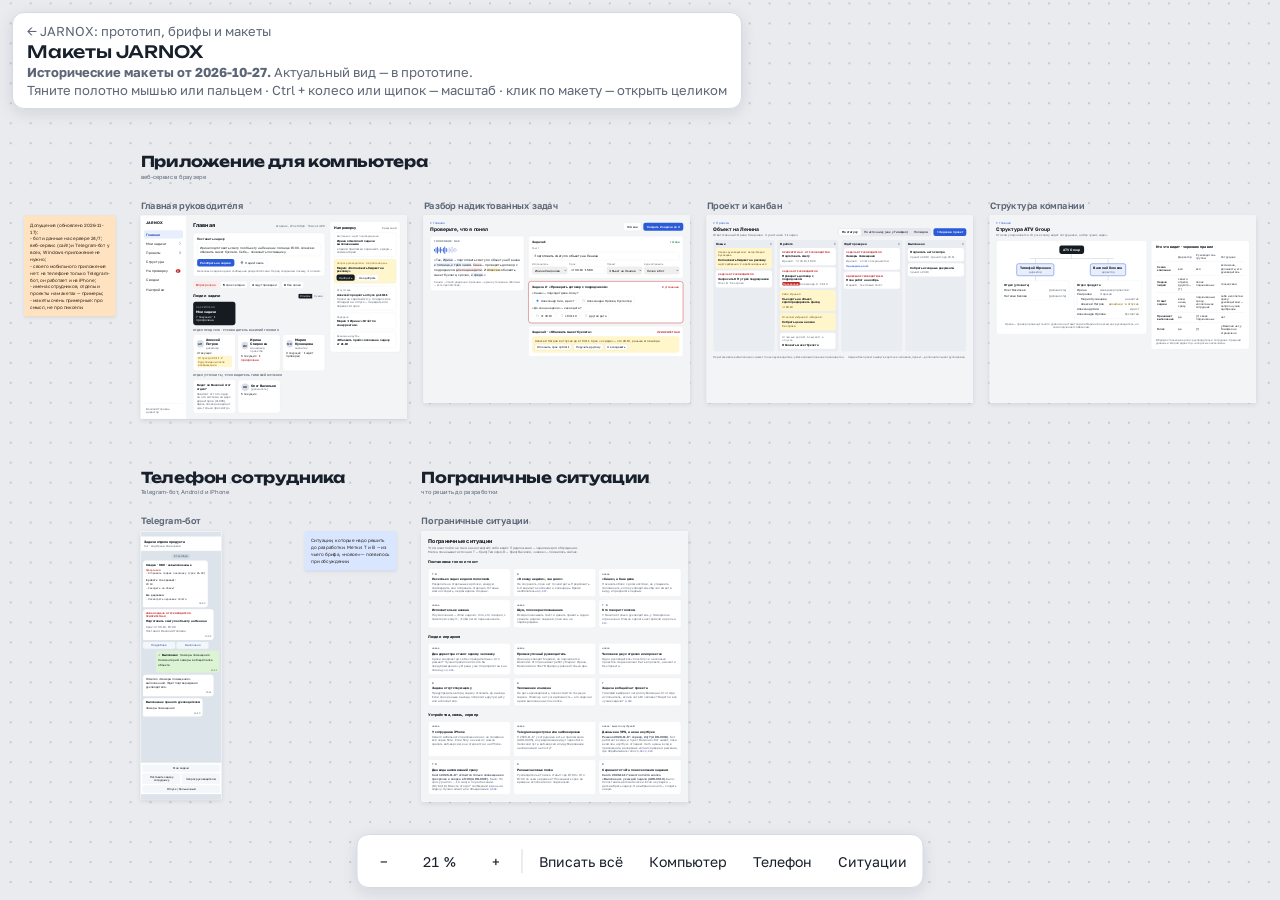
<file: canvas.html>
<!doctype html>
<html lang="ru">
<head>
<meta charset="utf-8">
<meta name="viewport" content="width=device-width, initial-scale=1, viewport-fit=cover">
<meta name="robots" content="noindex">
<link rel="icon" href="data:image/svg+xml,%3Csvg xmlns=%22http://www.w3.org/2000/svg%22 viewBox=%220 0 32 32%22%3E%3Crect width=%2232%22 height=%2232%22 rx=%228%22 fill=%22%232b5bd7%22/%3E%3Cpath d=%22M9 17l5 5 9-12%22 stroke=%22white%22 stroke-width=%223.5%22 fill=%22none%22 stroke-linecap=%22round%22 stroke-linejoin=%22round%22/%3E%3C/svg%3E">
<title>Макеты JARNOX</title>
<link rel="preconnect" href="https://fonts.googleapis.com">
<link rel="preconnect" href="https://fonts.gstatic.com" crossorigin>
<link rel="stylesheet" href="https://fonts.googleapis.com/css2?family=Golos+Text:wght@400;500;600;700&family=Unbounded:wght@500;700&display=swap">
<style>
/* Канвас: полотно с точечной сеткой, артборды-iframe раскладываются рядами, pan/zoom через transform */
:root {
  --bg: #e9ebef;
  --dot: #c5cad3;
  --ink: #18202c;
  --muted: #5d6676;
  --panel: #ffffff;
  --line: #d6dae2;
  --accent: #2b5bd7;
  --sticky-orange: #ffe2bf;
  --sticky-blue: #d9e6ff;
  --sticky-ink: #2a2116;
  --f-display: "Unbounded", "Golos Text", system-ui, sans-serif;
  --f-body: "Golos Text", system-ui, -apple-system, "Segoe UI", sans-serif;
}
@media (prefers-color-scheme: dark) { :root:not([data-theme="light"]) {
  --bg: #15191f; --dot: #2c333d; --ink: #e6e9ef; --muted: #9aa3b2; --panel: #1e242d; --line: #313945; --accent: #8aa6ff;
  color-scheme: dark;
} }
:root[data-theme="dark"] {
  --bg: #15191f; --dot: #2c333d; --ink: #e6e9ef; --muted: #9aa3b2; --panel: #1e242d; --line: #313945; --accent: #8aa6ff;
  color-scheme: dark;
}
* { box-sizing: border-box; }
html, body { height: 100%; }
body { margin: 0; overflow: hidden; background: var(--bg); color: var(--ink); font-family: var(--f-body); }

#vp {
  position: fixed; inset: 0; overflow: hidden; touch-action: none; cursor: grab;
  background-image: radial-gradient(var(--dot) 1.2px, transparent 1.3px);
}
#vp.dragging { cursor: grabbing; }
#world { position: absolute; left: 0; top: 0; transform-origin: 0 0; --z: 1; }

.row-title {
  position: absolute; margin: 0; white-space: nowrap;
  font-family: var(--f-display); font-weight: 700; font-size: 72px; line-height: 1.1; letter-spacing: -0.01em;
}
.row-sub { position: absolute; margin: 0; font-size: 28px; color: var(--muted); white-space: nowrap; }

.board { position: absolute; }
.board-label {
  position: absolute; left: 0; bottom: 100%; max-width: 100%; padding-bottom: min(calc(8px / var(--z)), 24px);
  font-size: min(calc(14px / var(--z)), 44px); font-weight: 600; color: var(--muted); text-decoration: none;
  white-space: nowrap; overflow: hidden; text-overflow: ellipsis;
}
.board-label:hover, .board-label:focus-visible { color: var(--accent); outline: none; }
.board-frame {
  display: block; position: relative; background: #fff; border-radius: 4px; overflow: hidden;
  box-shadow: 0 1px 2px rgba(16, 24, 40, .08), 0 8px 24px rgba(16, 24, 40, .10);
  cursor: pointer;
}
.board-frame::after {
  content: ""; position: absolute; inset: 0; border-radius: 4px; pointer-events: none;
  box-shadow: inset 0 0 0 calc(3px / var(--z)) transparent; transition: box-shadow .15s;
}
.board:hover .board-frame::after, .board:focus-within .board-frame::after { box-shadow: inset 0 0 0 calc(3px / var(--z)) var(--accent); }
.board iframe { display: block; border: 0; width: 100%; height: 100%; pointer-events: none; background: #fff; }

.sticky {
  position: absolute; padding: 28px 30px; border-radius: 6px; color: var(--sticky-ink);
  font-size: 22px; line-height: 1.5; white-space: pre-wrap;
  box-shadow: 0 1px 2px rgba(16, 24, 40, .08), 0 6px 16px rgba(16, 24, 40, .08);
}
.sticky.orange { background: var(--sticky-orange); }
.sticky.blue { background: var(--sticky-blue); }

/* шапка и панель масштаба */
.chrome {
  position: fixed; z-index: 2; background: var(--panel); border: 1px solid var(--line); border-radius: 12px;
  box-shadow: 0 4px 16px rgba(16, 24, 40, .10);
}
.top {
  top: max(12px, env(safe-area-inset-top, 0px)); left: max(12px, env(safe-area-inset-left, 0px));
  max-width: calc(100vw - 24px); padding: 10px 14px; display: grid; gap: 2px;
}
.top a { font-size: 13px; color: var(--muted); text-decoration: none; }
.top a:hover { color: var(--ink); }
.top h1 { margin: 0; font-family: var(--f-display); font-weight: 500; font-size: 17px; }
.top p { margin: 0; font-size: 13px; color: var(--muted); }
.bar {
  bottom: max(12px, env(safe-area-inset-bottom, 0px)); left: 50%; transform: translateX(-50%);
  display: flex; align-items: center; gap: 2px; padding: 4px;
}
.bar button {
  font: inherit; font-size: 14px; color: var(--ink); background: transparent; border: 0; border-radius: 8px;
  min-width: 44px; height: 44px; padding: 0 12px; cursor: pointer; white-space: nowrap;
}
.bar button:hover { background: var(--bg); }
.bar button:focus-visible { outline: 2px solid var(--accent); outline-offset: -2px; }
.bar .zoom { min-width: 64px; font-variant-numeric: tabular-nums; }
.bar .sep { width: 1px; height: 24px; background: var(--line); margin: 0 2px; }
@media (max-width: 560px) {
  .top p { display: none; }
  .bar .wide { display: none; }
}
</style>
</head>
<body>

<header class="chrome top">
  <a href="./">← JARNOX: прототип, брифы и макеты</a>
  <h1>Макеты JARNOX</h1>
  <p><b>Исторические макеты от 2026-10-27.</b> Актуальный вид — в <a href="prototype/">прототипе</a>.</p>
  <p>Тяните полотно мышью или пальцем · Ctrl + колесо или щипок — масштаб · клик по макету — открыть целиком</p>
</header>

<div id="vp" aria-label="Канвас с макетами">
  <div id="world"></div>
</div>

<nav class="chrome bar" aria-label="Масштаб">
  <button type="button" id="zoomOut" aria-label="Уменьшить">−</button>
  <button type="button" id="zoom100" class="zoom" aria-label="Масштаб 100 %">100 %</button>
  <button type="button" id="zoomIn" aria-label="Увеличить">+</button>
  <span class="sep" aria-hidden="true"></span>
  <button type="button" id="fit">Вписать всё</button>
  <button type="button" id="goDesktop" class="wide">Компьютер</button>
  <button type="button" id="goPhone" class="wide">Телефон</button>
  <button type="button" id="goEdge" class="wide">Ситуации</button>
</nav>

<script>
(function () {
  // Раскладка повторяет канвас из артефакта «Макеты JARNOX»: ряд компьютера, ряд телефона, ряд пограничных ситуаций
  var ROWS = [
    {
      id: 'desktop',
      title: 'Приложение для компьютера',
      sub: 'веб-сервис в браузере',
      boards: [
        { file: 'Main', title: 'Главная руководителя', w: 1280, h: 900 },
        { file: 'TaskInput', title: 'Разбор надиктованных задач', w: 1280, h: 900 },
        { file: 'Kanban', title: 'Проект и канбан', w: 1280, h: 900 },
        { file: 'Org', title: 'Структура компании', w: 1280, h: 900 }
      ],
      sticky: { color: 'orange', text: 'Допущения (обновлено 2026-11-17):\n- бот и данные на сервере 24/7; веб-сервис (сайт) и Telegram-бот у всех, Windows-приложение не нужно;\n- своего мобильного приложения нет: на телефоне только Telegram-бот, он работает и на iPhone;\n- имена сотрудников, отделы и проекты на макетах — примеры;\n- макеты очень примерные: про смысл, не про пиксели.' }
    },
    {
      id: 'phone',
      title: 'Телефон сотрудника',
      sub: 'Telegram-бот, Android и iPhone',
      boards: [{ file: 'Bot', title: 'Telegram-бот', w: 390, h: 1240 }]
    },
    {
      id: 'edge',
      inline: true,
      title: 'Пограничные ситуации',
      sub: 'что решить до разработки',
      boards: [{ file: 'EdgeCases', title: 'Пограничные ситуации', w: 1280, h: 1300 }],
      sticky: { color: 'blue', text: 'Ситуации, которые надо решить до разработки. Метки: Т и В — из чьего брифа, «новое» — появилось при обсуждении.' }
    }
  ];
  var GAP_X = 80, HEAD = 300, ROW_GAP = 240, GROUP_GAP = 400, STICKY_W = 440, STICKY_X = -STICKY_W - 120;

  var vp = document.getElementById('vp');
  var world = document.getElementById('world');
  var view = { x: 0, y: 0, z: 1 };
  var rowTop = {};
  var bounds = { x: STICKY_X, y: 0, w: 1, h: 1 };
  var fitted = false;

  ROWS.forEach(function (row) {
    row.titleEl = el('h2', 'row-title', row.title);
    row.subEl = el('p', 'row-sub', row.sub);
    world.appendChild(row.titleEl);
    world.appendChild(row.subEl);
    if (row.sticky) {
      row.stickyEl = el('div', 'sticky ' + row.sticky.color, row.sticky.text);
      row.stickyEl.style.width = STICKY_W + 'px';
      world.appendChild(row.stickyEl);
    }
    row.boards.forEach(function (b) {
      var href = 'mockups/' + b.file + '.html';
      b.el = el('div', 'board');
      var label = el('a', 'board-label', b.title);
      label.href = href;
      b.frame = el('div', 'board-frame');
      b.frame.dataset.href = href;
      var iframe = document.createElement('iframe');
      iframe.src = href;
      iframe.title = b.title;
      iframe.tabIndex = -1;
      iframe.setAttribute('scrolling', 'no');
      iframe.addEventListener('load', function () { adopt(b, iframe); });
      b.frame.appendChild(iframe);
      b.el.appendChild(label);
      b.el.appendChild(b.frame);
      world.appendChild(b.el);
    });
  });
  layout();

  // Внутри канваса прячем ссылку «← К канвасу» и подгоняем высоту артборда под содержимое
  function adopt(b, iframe) {
    var doc;
    try { doc = iframe.contentDocument; } catch (e) { return; }
    if (!doc || !doc.documentElement) return;
    var back = doc.querySelector('.back-link');
    if (back) back.remove();
    var st = doc.createElement('style');
    st.textContent = 'html,body{overflow:hidden!important}';
    doc.head.appendChild(st);
    var measure = function () {
      var h = Math.ceil(Math.max(doc.documentElement.scrollHeight, doc.body ? doc.body.scrollHeight : 0));
      if (h > 200 && Math.abs(h - b.h) > 2) { b.h = h; layout(); }
    };
    measure();
    if (doc.fonts && doc.fonts.ready) doc.fonts.ready.then(measure);
    setTimeout(measure, 600);
  }

  function layout() {
    // Ряд с inline: true встаёт на ту же линию справа от предыдущего
    var y = 0, maxX = 0, lineH = 0, lineRight = 0;
    ROWS.forEach(function (row) {
      var x0 = 0;
      if (row.inline) {
        y -= lineH + ROW_GAP;
        x0 = lineRight + GROUP_GAP + (row.stickyEl ? STICKY_W - STICKY_X - STICKY_W : 0);
      } else {
        lineH = 0;
      }
      row.x = x0;
      rowTop[row.id] = y;
      place(row.titleEl, x0, y);
      place(row.subEl, x0, y + 96);
      var x = x0, rowH = 0;
      row.boards.forEach(function (b) {
        place(b.el, x, y + HEAD);
        b.frame.style.width = b.w + 'px';
        b.frame.style.height = b.h + 'px';
        x += b.w + GAP_X;
        rowH = Math.max(rowH, b.h);
      });
      lineRight = x - GAP_X;
      maxX = Math.max(maxX, lineRight);
      if (row.stickyEl) {
        place(row.stickyEl, x0 + STICKY_X, y + HEAD);
        rowH = Math.max(rowH, row.stickyEl.offsetHeight);
      }
      row.height = HEAD + rowH;
      lineH = Math.max(lineH, row.height);
      y += lineH + ROW_GAP;
    });
    bounds = { x: STICKY_X, y: 0, w: maxX - STICKY_X, h: y - ROW_GAP };
    if (!fitted) { fitted = true; fit(); }
  }

  // Камера
  function apply() {
    world.style.transform = 'translate(' + view.x + 'px,' + view.y + 'px) scale(' + view.z + ')';
    world.style.setProperty('--z', view.z);
    var g = 24 * view.z;
    while (g < 12) g *= 2;
    vp.style.backgroundSize = g + 'px ' + g + 'px';
    vp.style.backgroundPosition = view.x + 'px ' + view.y + 'px';
    document.getElementById('zoom100').textContent = Math.round(view.z * 100) + ' %';
  }
  function clampZ(z) { return Math.min(4, Math.max(0.03, z)); }
  function zoomAt(z, cx, cy) {
    z = clampZ(z);
    view.x = cx - (cx - view.x) * (z / view.z);
    view.y = cy - (cy - view.y) * (z / view.z);
    view.z = z;
    apply();
  }
  function zoomCenter(factor) { zoomAt(view.z * factor, innerWidth / 2, innerHeight / 2); }
  function frameRect(r, pad) {
    var top = document.querySelector('.top').getBoundingClientRect().bottom + 12;
    var bottom = innerHeight - document.querySelector('.bar').getBoundingClientRect().top + 12;
    var aw = innerWidth - pad * 2, ah = innerHeight - top - bottom - pad;
    view.z = clampZ(Math.min(aw / r.w, ah / r.h, 1));
    view.x = (innerWidth - r.w * view.z) / 2 - r.x * view.z;
    view.y = top + pad / 2 + (ah - r.h * view.z) / 2 - r.y * view.z;
    apply();
  }
  function fit() { frameRect(bounds, 24); }
  function goRow(id) {
    var row = ROWS.filter(function (r) { return r.id === id; })[0];
    var w = row.boards.reduce(function (s, b) { return s + b.w + GAP_X; }, -GAP_X);
    var x = row.x + (row.stickyEl ? STICKY_X : 0);
    frameRect({ x: x, y: rowTop[id], w: row.x + w - x, h: row.height }, 24);
  }

  // Мышь, тачпад, пальцы
  var pointers = new Map(), downAt = null, moved = false, pinch = null;
  vp.addEventListener('pointerdown', function (e) {
    if (e.button !== 0 && e.pointerType === 'mouse') return;
    pointers.set(e.pointerId, { x: e.clientX, y: e.clientY });
    if (pointers.size === 1) {
      downAt = { x: e.clientX, y: e.clientY, target: e.target };
      moved = false;
    } else if (pointers.size === 2) {
      pinch = pinchState();
      moved = true;
    }
    vp.setPointerCapture(e.pointerId);
  });
  vp.addEventListener('pointermove', function (e) {
    var p = pointers.get(e.pointerId);
    if (!p) return;
    var dx = e.clientX - p.x, dy = e.clientY - p.y;
    p.x = e.clientX; p.y = e.clientY;
    if (pointers.size === 1) {
      if (!moved && Math.hypot(e.clientX - downAt.x, e.clientY - downAt.y) > 5) { moved = true; vp.classList.add('dragging'); }
      if (moved) { view.x += dx; view.y += dy; apply(); }
    } else if (pointers.size === 2 && pinch) {
      var now = pinchState();
      view.x += now.cx - pinch.cx;
      view.y += now.cy - pinch.cy;
      zoomAt(view.z * now.d / pinch.d, now.cx, now.cy);
      pinch = now;
    }
  });
  function up(e) {
    if (!pointers.has(e.pointerId)) return;
    pointers.delete(e.pointerId);
    if (pointers.size < 2) pinch = null;
    if (pointers.size === 0) {
      vp.classList.remove('dragging');
      if (!moved && downAt && e.type === 'pointerup') {
        var link = downAt.target.closest && downAt.target.closest('.board-label, .board-frame');
        if (link) location.href = link.getAttribute('href') || link.dataset.href;
      }
      downAt = null;
    }
  }
  vp.addEventListener('pointerup', up);
  vp.addEventListener('pointercancel', up);
  function pinchState() {
    var ps = Array.from(pointers.values());
    return { cx: (ps[0].x + ps[1].x) / 2, cy: (ps[0].y + ps[1].y) / 2, d: Math.max(1, Math.hypot(ps[0].x - ps[1].x, ps[0].y - ps[1].y)) };
  }
  vp.addEventListener('wheel', function (e) {
    e.preventDefault();
    if (e.ctrlKey || e.metaKey) {
      zoomAt(view.z * Math.exp(-e.deltaY * 0.01), e.clientX, e.clientY);
    } else {
      var k = e.deltaMode === 1 ? 16 : 1;
      view.x -= e.deltaX * k; view.y -= e.deltaY * k;
      if (e.shiftKey && !e.deltaX) { view.y += e.deltaY * k; view.x -= e.deltaY * k; }
      apply();
    }
  }, { passive: false });
  // Ссылки-подписи обрабатываем сами, чтобы перетаскивание за подпись не открывало макет
  world.addEventListener('click', function (e) {
    if (e.target.closest('.board-label') && e.detail > 0) e.preventDefault();
  });

  document.getElementById('zoomIn').onclick = function () { zoomCenter(1.25); };
  document.getElementById('zoomOut').onclick = function () { zoomCenter(0.8); };
  document.getElementById('zoom100').onclick = function () { zoomAt(1, innerWidth / 2, innerHeight / 2); };
  document.getElementById('fit').onclick = fit;
  document.getElementById('goDesktop').onclick = function () { goRow('desktop'); };
  document.getElementById('goPhone').onclick = function () { goRow('phone'); };
  document.getElementById('goEdge').onclick = function () { goRow('edge'); };
  document.addEventListener('keydown', function (e) {
    if (e.ctrlKey || e.metaKey || e.altKey || /input|textarea/i.test(e.target.tagName)) return;
    if (e.key === '0') fit();
    else if (e.key === '1') zoomAt(1, innerWidth / 2, innerHeight / 2);
    else if (e.key === '+' || e.key === '=') zoomCenter(1.25);
    else if (e.key === '-') zoomCenter(0.8);
  });
  addEventListener('resize', apply);

  function el(tag, cls, text) {
    var n = document.createElement(tag);
    if (cls) n.className = cls;
    if (text) n.textContent = text;
    return n;
  }
  function place(n, x, y) { n.style.left = x + 'px'; n.style.top = y + 'px'; }
})();
</script>
</body>
</html>
</file>
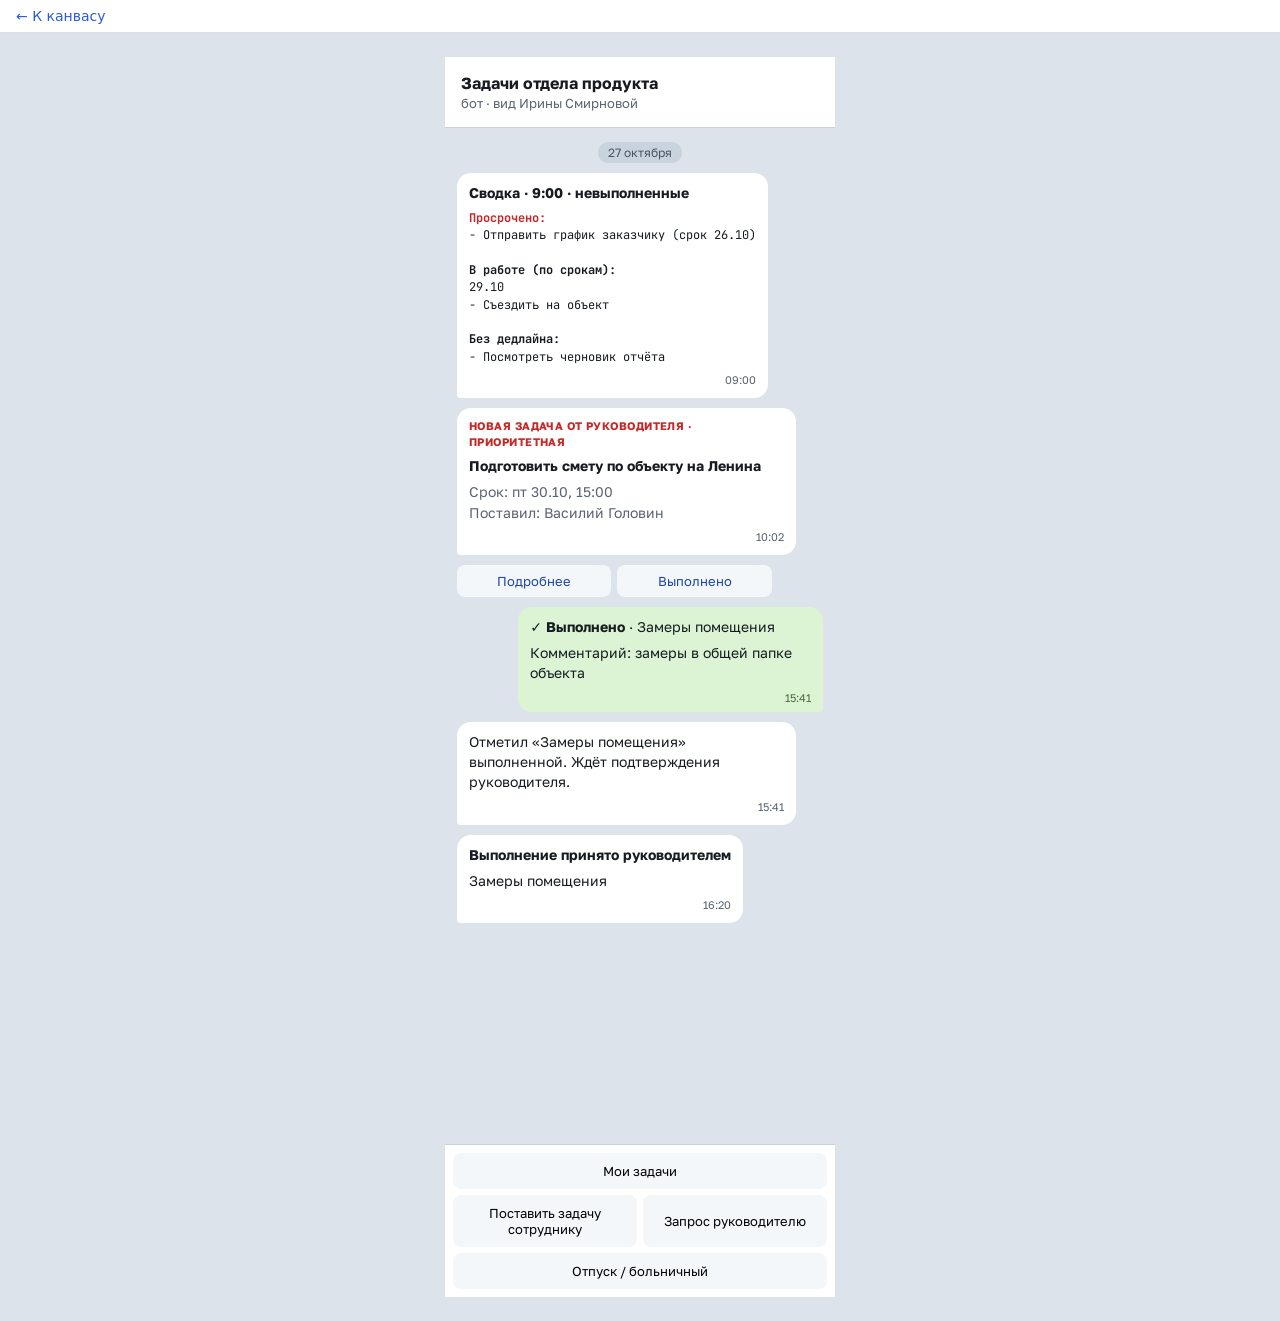
<file: mockups/Bot.html>
<!doctype html>
<html lang="ru">
<head>
<meta charset="utf-8">
<meta name="viewport" content="width=device-width, initial-scale=1">
<meta name="robots" content="noindex">
<link rel="icon" href="data:image/svg+xml,%3Csvg xmlns=%22http://www.w3.org/2000/svg%22 viewBox=%220 0 32 32%22%3E%3Crect width=%2232%22 height=%2232%22 rx=%228%22 fill=%22%232b5bd7%22/%3E%3Cpath d=%22M9 17l5 5 9-12%22 stroke=%22white%22 stroke-width=%223.5%22 fill=%22none%22 stroke-linecap=%22round%22 stroke-linejoin=%22round%22/%3E%3C/svg%3E">
<title>Telegram-бот сотрудника</title>
</head>
<body style="background:#DCE3EA">
<a href="../canvas.html" class="back-link" style="display:block;padding:8px 16px;font:14px system-ui,sans-serif;color:#2B5BD7;background:#FFFFFF;border-bottom:1px solid #DDE1E7;text-decoration:none">← К канвасу</a>
<link rel="stylesheet" href="https://fonts.googleapis.com/css2?family=Golos+Text:wght@400;500;600;700&amp;family=JetBrains+Mono:wght@400;600&amp;display=swap">
<style>
body{margin:0;font-family:"Golos Text",system-ui,sans-serif;color:#161B22}
button{font-family:inherit}
</style>
<div style="width: 390px; height: 1240px; margin: 24px auto; box-sizing: border-box; background: #DCE3EA; font-family: 'Golos Text', system-ui, sans-serif; color: #161B22; display: flex; flex-direction: column; overflow: hidden;">
  <header style="background: #FFFFFF; padding: 16px; border-bottom: 1px solid #C9D1DA; display: flex; flex-direction: column; gap: 2px;">
    <b style="font-size: 16px;">Задачи отдела продукта</b>
    <span style="font-size: 13px; color: #5A6372;">бот · вид Ирины Смирновой</span>
  </header>

  <div style="flex: 1; padding: 14px 12px; display: flex; flex-direction: column; gap: 10px; font-size: 14px; line-height: 1.45;">
    <span style="align-self: center; font-size: 12px; color: #4A5462; background: #C9D3DD; border-radius: 10px; padding: 2px 10px;">27 октября</span>

    <div style="align-self: flex-start; max-width: 86%; background: #FFFFFF; border-radius: 14px 14px 14px 4px; padding: 10px 12px; display: flex; flex-direction: column; gap: 6px;">
      <span><b>Сводка · 9:00 · невыполненные</b></span>
      <span style="font-family: 'JetBrains Mono', monospace; font-size: 12px; white-space: pre-line;"><b style="color: #C62828;">Просрочено:</b>
- Отправить график заказчику (срок 26.10)

<b>В работе (по срокам):</b>
29.10
- Съездить на объект

<b>Без дедлайна:</b>
- Посмотреть черновик отчёта</span>
      <span style="font-size: 11px; color: #5A6372; align-self: flex-end;">09:00</span>
    </div>

    <div style="align-self: flex-start; max-width: 86%; background: #FFFFFF; border-radius: 14px 14px 14px 4px; padding: 10px 12px; display: flex; flex-direction: column; gap: 6px;">
      <span style="font-size: 11px; font-weight: 700; color: #C62828; text-transform: uppercase; letter-spacing: 0.04em;">Новая задача от руководителя · приоритетная</span>
      <span><b>Подготовить смету по объекту на Ленина</b></span>
      <span style="color: #5A6372;">Срок: пт 30.10, 15:00<br>Поставил: Василий Головин</span>
      <span style="font-size: 11px; color: #5A6372; align-self: flex-end;">10:02</span>
    </div>
    <div style="display: flex; gap: 6px; max-width: 86%;">
      <button type="button" style="flex: 1; border: 0; background: #F4F7FA; border-radius: 8px; padding: 8px; font-size: 13px; color: #1D44A8;">Подробнее</button>
      <button type="button" style="flex: 1; border: 0; background: #F4F7FA; border-radius: 8px; padding: 8px; font-size: 13px; color: #1D44A8;">Выполнено</button>
    </div>

    <div style="align-self: flex-end; max-width: 80%; background: #DDF4D4; border-radius: 14px 14px 4px 14px; padding: 6px; display: flex; flex-direction: column; gap: 6px;">
      <span style="padding: 4px 6px 0;"><b>✓ Выполнено</b> · Замеры помещения</span>
      <span style="padding: 0 6px;">Комментарий: замеры в общей папке объекта</span>
      <span style="font-size: 11px; color: #4C6B41; align-self: flex-end; padding: 0 6px;">15:41</span>
    </div>

    <div style="align-self: flex-start; max-width: 86%; background: #FFFFFF; border-radius: 14px 14px 14px 4px; padding: 10px 12px; display: flex; flex-direction: column; gap: 6px;">
      <span>Отметил «Замеры помещения» выполненной. Ждёт подтверждения руководителя.</span>
      <span style="font-size: 11px; color: #5A6372; align-self: flex-end;">15:41</span>
    </div>

    <div style="align-self: flex-start; max-width: 86%; background: #FFFFFF; border-radius: 14px 14px 14px 4px; padding: 10px 12px; display: flex; flex-direction: column; gap: 6px;">
      <span><b>Выполнение принято руководителем</b></span>
      <span>Замеры помещения</span>
      <span style="font-size: 11px; color: #5A6372; align-self: flex-end;">16:20</span>
    </div>
  </div>

  <div style="background: #FFFFFF; border-top: 1px solid #C9D1DA; padding: 8px; display: grid; grid-template-columns: repeat(2, minmax(0, 1fr)); gap: 6px;">
    <button type="button" style="grid-column: 1 / -1; border: 0; background: #F4F7FA; border-radius: 8px; padding: 10px 6px; font-size: 13px;">Мои задачи</button>
    <button type="button" style="border: 0; background: #F4F7FA; border-radius: 8px; padding: 10px 6px; font-size: 13px;">Поставить задачу сотруднику</button>
    <button type="button" style="border: 0; background: #F4F7FA; border-radius: 8px; padding: 10px 6px; font-size: 13px;">Запрос руководителю</button>
    <button type="button" style="grid-column: 1 / -1; border: 0; background: #F4F7FA; border-radius: 8px; padding: 10px 6px; font-size: 13px;">Отпуск / больничный</button>
  </div>
</div>
</body>
</html>
</file>
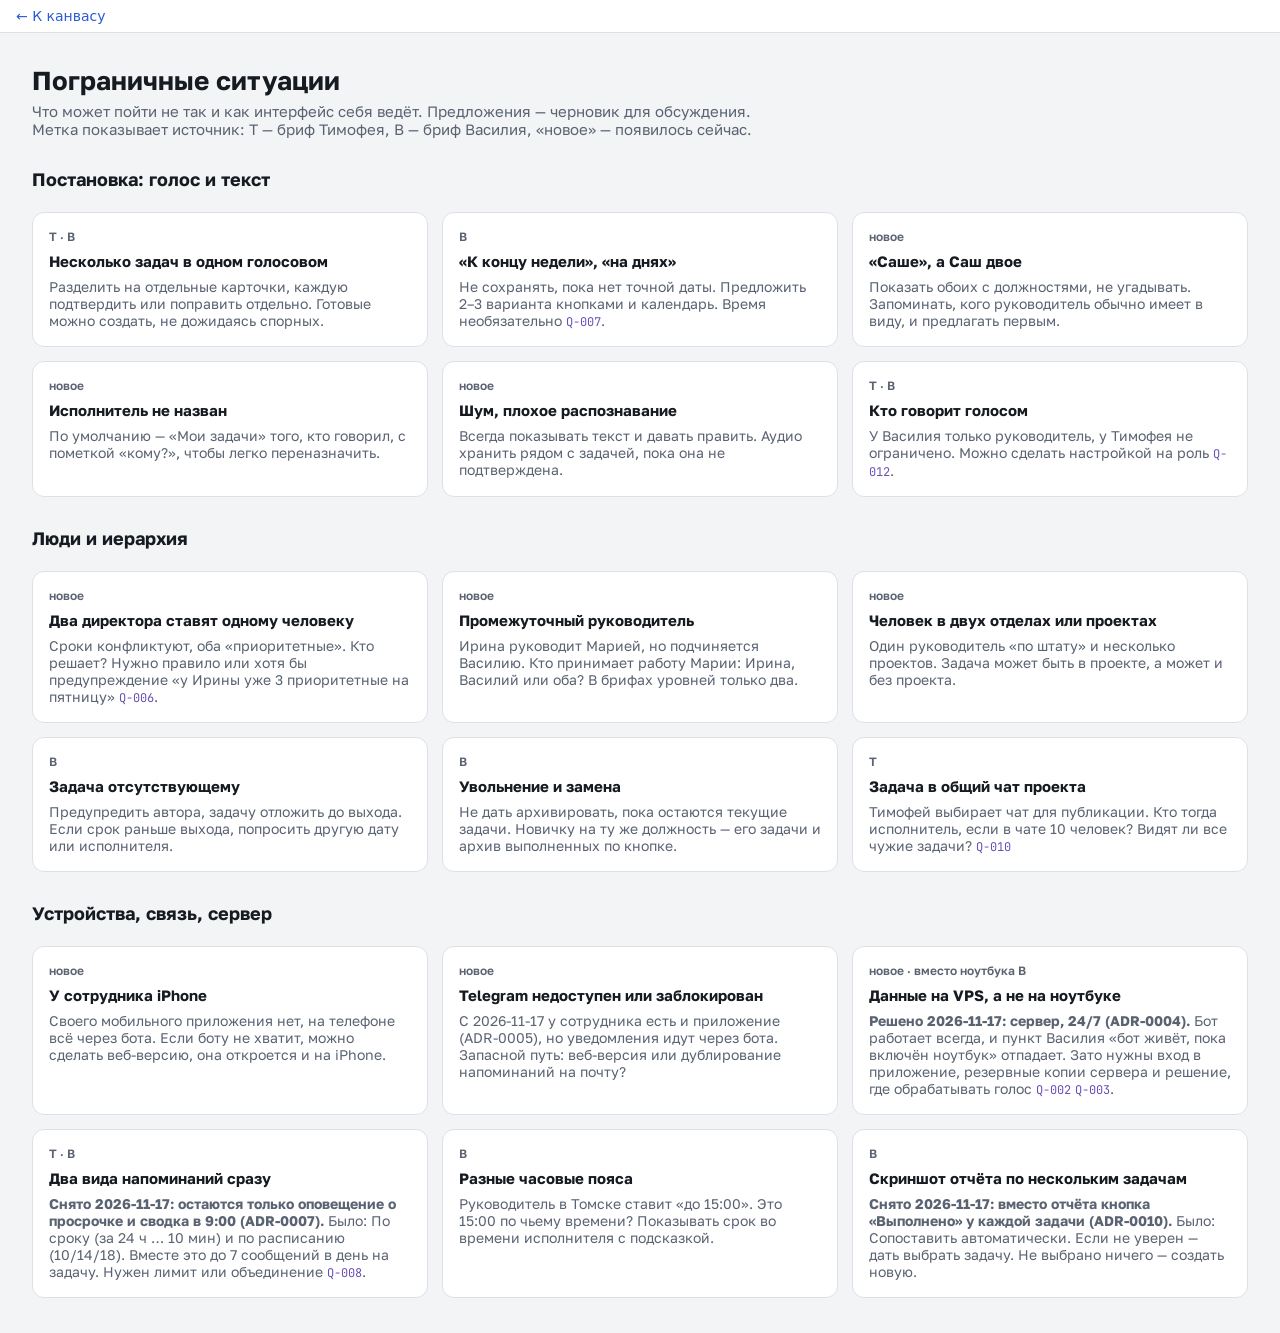
<file: mockups/EdgeCases.html>
<!doctype html>
<html lang="ru">
<head>
<meta charset="utf-8">
<meta name="viewport" content="width=device-width, initial-scale=1">
<meta name="robots" content="noindex">
<link rel="icon" href="data:image/svg+xml,%3Csvg xmlns=%22http://www.w3.org/2000/svg%22 viewBox=%220 0 32 32%22%3E%3Crect width=%2232%22 height=%2232%22 rx=%228%22 fill=%22%232b5bd7%22/%3E%3Cpath d=%22M9 17l5 5 9-12%22 stroke=%22white%22 stroke-width=%223.5%22 fill=%22none%22 stroke-linecap=%22round%22 stroke-linejoin=%22round%22/%3E%3C/svg%3E">
<title>Пограничные ситуации</title>
</head>
<body>
<a href="../canvas.html" class="back-link" style="display:block;padding:8px 16px;font:14px system-ui,sans-serif;color:#2B5BD7;background:#FFFFFF;border-bottom:1px solid #DDE1E7;text-decoration:none">← К канвасу</a>
<link rel="stylesheet" href="https://fonts.googleapis.com/css2?family=Golos+Text:wght@400;500;600;700&amp;family=JetBrains+Mono:wght@600&amp;display=swap">
<style>
body{margin:0;font-family:"Golos Text",system-ui,sans-serif;color:#161B22;background:#F3F4F6}
</style>
<div style="min-height: 1300px; box-sizing: border-box; padding: 32px; background: #F3F4F6; font-family: 'Golos Text', system-ui, sans-serif; color: #161B22; display: flex; flex-direction: column; gap: 22px;">
  <div style="display: flex; flex-direction: column; gap: 6px; max-width: 760px;">
    <h1 style="margin: 0; font-size: 26px;">Пограничные ситуации</h1>
    <p style="margin: 0; font-size: 15px; color: #5A6372;">Что может пойти не так и как интерфейс себя ведёт. Предложения — черновик для обсуждения. Метка показывает источник: Т — бриф Тимофея, В — бриф Василия, «новое» — появилось сейчас.</p>
  </div>

  <h2 style="margin: 8px 0 0; font-size: 18px;">Постановка: голос и текст</h2>
  <div style="display: grid; grid-template-columns: repeat(3, minmax(0, 1fr)); gap: 14px;">
    <article style="background: #FFFFFF; border: 1px solid #DDE1E7; border-radius: 12px; padding: 16px; display: flex; flex-direction: column; gap: 8px; font-size: 14px;">
      <span style="font-size: 12px; font-weight: 600; color: #5A6372;">Т · В</span>
      <b style="font-size: 15px;">Несколько задач в одном голосовом</b>
      <span style="color: #5A6372;">Разделить на отдельные карточки, каждую подтвердить или поправить отдельно. Готовые можно создать, не дожидаясь спорных.</span>
    </article>
    <article style="background: #FFFFFF; border: 1px solid #DDE1E7; border-radius: 12px; padding: 16px; display: flex; flex-direction: column; gap: 8px; font-size: 14px;">
      <span style="font-size: 12px; font-weight: 600; color: #5A6372;">В</span>
      <b style="font-size: 15px;">«К концу недели», «на днях»</b>
      <span style="color: #5A6372;">Не сохранять, пока нет точной даты. Предложить 2–3 варианта кнопками и календарь. Время необязательно <span style="font-family: 'JetBrains Mono', monospace; font-size: 12px; color: #6B4FB8;">Q-007</span>.</span>
    </article>
    <article style="background: #FFFFFF; border: 1px solid #DDE1E7; border-radius: 12px; padding: 16px; display: flex; flex-direction: column; gap: 8px; font-size: 14px;">
      <span style="font-size: 12px; font-weight: 600; color: #5A6372;">новое</span>
      <b style="font-size: 15px;">«Саше», а Саш двое</b>
      <span style="color: #5A6372;">Показать обоих с должностями, не угадывать. Запоминать, кого руководитель обычно имеет в виду, и предлагать первым.</span>
    </article>
    <article style="background: #FFFFFF; border: 1px solid #DDE1E7; border-radius: 12px; padding: 16px; display: flex; flex-direction: column; gap: 8px; font-size: 14px;">
      <span style="font-size: 12px; font-weight: 600; color: #5A6372;">новое</span>
      <b style="font-size: 15px;">Исполнитель не назван</b>
      <span style="color: #5A6372;">По умолчанию — «Мои задачи» того, кто говорил, с пометкой «кому?», чтобы легко переназначить.</span>
    </article>
    <article style="background: #FFFFFF; border: 1px solid #DDE1E7; border-radius: 12px; padding: 16px; display: flex; flex-direction: column; gap: 8px; font-size: 14px;">
      <span style="font-size: 12px; font-weight: 600; color: #5A6372;">новое</span>
      <b style="font-size: 15px;">Шум, плохое распознавание</b>
      <span style="color: #5A6372;">Всегда показывать текст и давать править. Аудио хранить рядом с задачей, пока она не подтверждена.</span>
    </article>
    <article style="background: #FFFFFF; border: 1px solid #DDE1E7; border-radius: 12px; padding: 16px; display: flex; flex-direction: column; gap: 8px; font-size: 14px;">
      <span style="font-size: 12px; font-weight: 600; color: #5A6372;">Т · В</span>
      <b style="font-size: 15px;">Кто говорит голосом</b>
      <span style="color: #5A6372;">У Василия только руководитель, у Тимофея не ограничено. Можно сделать настройкой на роль <span style="font-family: 'JetBrains Mono', monospace; font-size: 12px; color: #6B4FB8;">Q-012</span>.</span>
    </article>
  </div>

  <h2 style="margin: 8px 0 0; font-size: 18px;">Люди и иерархия</h2>
  <div style="display: grid; grid-template-columns: repeat(3, minmax(0, 1fr)); gap: 14px;">
    <article style="background: #FFFFFF; border: 1px solid #DDE1E7; border-radius: 12px; padding: 16px; display: flex; flex-direction: column; gap: 8px; font-size: 14px;">
      <span style="font-size: 12px; font-weight: 600; color: #5A6372;">новое</span>
      <b style="font-size: 15px;">Два директора ставят одному человеку</b>
      <span style="color: #5A6372;">Сроки конфликтуют, оба «приоритетные». Кто решает? Нужно правило или хотя бы предупреждение «у Ирины уже 3 приоритетные на пятницу» <span style="font-family: 'JetBrains Mono', monospace; font-size: 12px; color: #6B4FB8;">Q-006</span>.</span>
    </article>
    <article style="background: #FFFFFF; border: 1px solid #DDE1E7; border-radius: 12px; padding: 16px; display: flex; flex-direction: column; gap: 8px; font-size: 14px;">
      <span style="font-size: 12px; font-weight: 600; color: #5A6372;">новое</span>
      <b style="font-size: 15px;">Промежуточный руководитель</b>
      <span style="color: #5A6372;">Ирина руководит Марией, но подчиняется Василию. Кто принимает работу Марии: Ирина, Василий или оба? В брифах уровней только два.</span>
    </article>
    <article style="background: #FFFFFF; border: 1px solid #DDE1E7; border-radius: 12px; padding: 16px; display: flex; flex-direction: column; gap: 8px; font-size: 14px;">
      <span style="font-size: 12px; font-weight: 600; color: #5A6372;">новое</span>
      <b style="font-size: 15px;">Человек в двух отделах или проектах</b>
      <span style="color: #5A6372;">Один руководитель «по штату» и несколько проектов. Задача может быть в проекте, а может и без проекта.</span>
    </article>
    <article style="background: #FFFFFF; border: 1px solid #DDE1E7; border-radius: 12px; padding: 16px; display: flex; flex-direction: column; gap: 8px; font-size: 14px;">
      <span style="font-size: 12px; font-weight: 600; color: #5A6372;">В</span>
      <b style="font-size: 15px;">Задача отсутствующему</b>
      <span style="color: #5A6372;">Предупредить автора, задачу отложить до выхода. Если срок раньше выхода, попросить другую дату или исполнителя.</span>
    </article>
    <article style="background: #FFFFFF; border: 1px solid #DDE1E7; border-radius: 12px; padding: 16px; display: flex; flex-direction: column; gap: 8px; font-size: 14px;">
      <span style="font-size: 12px; font-weight: 600; color: #5A6372;">В</span>
      <b style="font-size: 15px;">Увольнение и замена</b>
      <span style="color: #5A6372;">Не дать архивировать, пока остаются текущие задачи. Новичку на ту же должность — его задачи и архив выполненных по кнопке.</span>
    </article>
    <article style="background: #FFFFFF; border: 1px solid #DDE1E7; border-radius: 12px; padding: 16px; display: flex; flex-direction: column; gap: 8px; font-size: 14px;">
      <span style="font-size: 12px; font-weight: 600; color: #5A6372;">Т</span>
      <b style="font-size: 15px;">Задача в общий чат проекта</b>
      <span style="color: #5A6372;">Тимофей выбирает чат для публикации. Кто тогда исполнитель, если в чате 10 человек? Видят ли все чужие задачи? <span style="font-family: 'JetBrains Mono', monospace; font-size: 12px; color: #6B4FB8;">Q-010</span></span>
    </article>
  </div>

  <h2 style="margin: 8px 0 0; font-size: 18px;">Устройства, связь, сервер</h2>
  <div style="display: grid; grid-template-columns: repeat(3, minmax(0, 1fr)); gap: 14px;">
    <article style="background: #FFFFFF; border: 1px solid #DDE1E7; border-radius: 12px; padding: 16px; display: flex; flex-direction: column; gap: 8px; font-size: 14px;">
      <span style="font-size: 12px; font-weight: 600; color: #5A6372;">новое</span>
      <b style="font-size: 15px;">У сотрудника iPhone</b>
      <span style="color: #5A6372;">Своего мобильного приложения нет, на телефоне всё через бота. Если боту не хватит, можно сделать веб-версию, она откроется и на iPhone.</span>
    </article>
    <article style="background: #FFFFFF; border: 1px solid #DDE1E7; border-radius: 12px; padding: 16px; display: flex; flex-direction: column; gap: 8px; font-size: 14px;">
      <span style="font-size: 12px; font-weight: 600; color: #5A6372;">новое</span>
      <b style="font-size: 15px;">Telegram недоступен или заблокирован</b>
      <span style="color: #5A6372;">С 2026-11-17 у сотрудника есть и приложение (ADR-0005), но уведомления идут через бота. Запасной путь: веб-версия или дублирование напоминаний на почту?</span>
    </article>
    <article style="background: #FFFFFF; border: 1px solid #DDE1E7; border-radius: 12px; padding: 16px; display: flex; flex-direction: column; gap: 8px; font-size: 14px;">
      <span style="font-size: 12px; font-weight: 600; color: #5A6372;">новое · вместо ноутбука В</span>
      <b style="font-size: 15px;">Данные на VPS, а не на ноутбуке</b>
      <span style="color: #5A6372;"><b>Решено 2026-11-17: сервер, 24/7 (ADR-0004).</b> Бот работает всегда, и пункт Василия «бот живёт, пока включён ноутбук» отпадает. Зато нужны вход в приложение, резервные копии сервера и решение, где обрабатывать голос <span style="font-family: 'JetBrains Mono', monospace; font-size: 12px; color: #6B4FB8;">Q-002</span> <span style="font-family: 'JetBrains Mono', monospace; font-size: 12px; color: #6B4FB8;">Q-003</span>.</span>
    </article>
    <article style="background: #FFFFFF; border: 1px solid #DDE1E7; border-radius: 12px; padding: 16px; display: flex; flex-direction: column; gap: 8px; font-size: 14px;">
      <span style="font-size: 12px; font-weight: 600; color: #5A6372;">Т · В</span>
      <b style="font-size: 15px;">Два вида напоминаний сразу</b>
      <span style="color: #5A6372;"><b>Снято 2026-11-17: остаются только оповещение о просрочке и сводка в 9:00 (ADR-0007).</b> Было: По сроку (за 24 ч … 10 мин) и по расписанию (10/14/18). Вместе это до 7 сообщений в день на задачу. Нужен лимит или объединение <span style="font-family: 'JetBrains Mono', monospace; font-size: 12px; color: #6B4FB8;">Q-008</span>.</span>
    </article>
    <article style="background: #FFFFFF; border: 1px solid #DDE1E7; border-radius: 12px; padding: 16px; display: flex; flex-direction: column; gap: 8px; font-size: 14px;">
      <span style="font-size: 12px; font-weight: 600; color: #5A6372;">В</span>
      <b style="font-size: 15px;">Разные часовые пояса</b>
      <span style="color: #5A6372;">Руководитель в Томске ставит «до 15:00». Это 15:00 по чьему времени? Показывать срок во времени исполнителя с подсказкой.</span>
    </article>
    <article style="background: #FFFFFF; border: 1px solid #DDE1E7; border-radius: 12px; padding: 16px; display: flex; flex-direction: column; gap: 8px; font-size: 14px;">
      <span style="font-size: 12px; font-weight: 600; color: #5A6372;">В</span>
      <b style="font-size: 15px;">Скриншот отчёта по нескольким задачам</b>
      <span style="color: #5A6372;"><b>Снято 2026-11-17: вместо отчёта кнопка «Выполнено» у каждой задачи (ADR-0010).</b> Было: Сопоставить автоматически. Если не уверен — дать выбрать задачу. Не выбрано ничего — создать новую.</span>
    </article>
  </div>
</div>
</body>
</html>
</file>
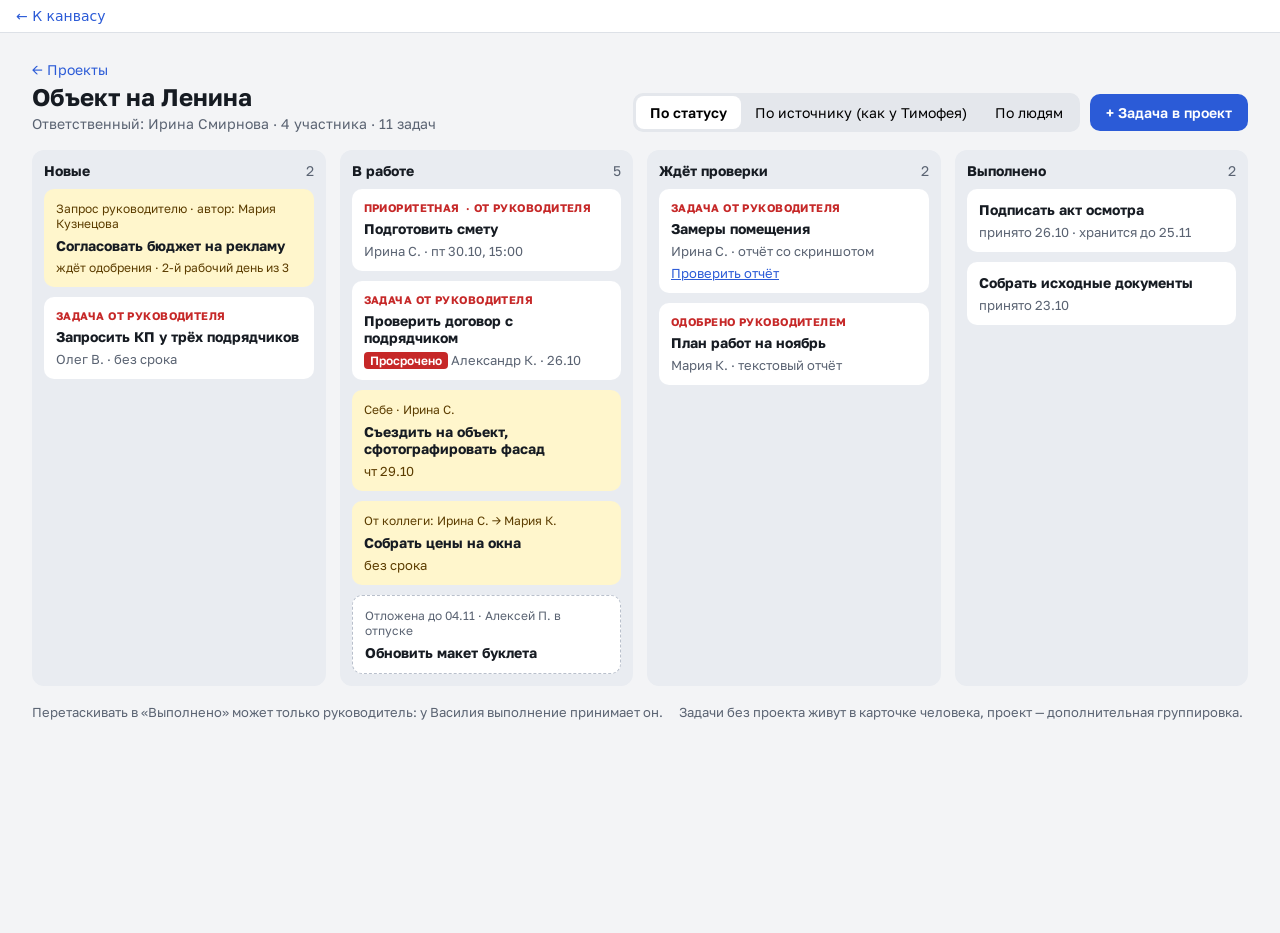
<file: mockups/Kanban.html>
<!doctype html>
<html lang="ru">
<head>
<meta charset="utf-8">
<meta name="viewport" content="width=device-width, initial-scale=1">
<meta name="robots" content="noindex">
<link rel="icon" href="data:image/svg+xml,%3Csvg xmlns=%22http://www.w3.org/2000/svg%22 viewBox=%220 0 32 32%22%3E%3Crect width=%2232%22 height=%2232%22 rx=%228%22 fill=%22%232b5bd7%22/%3E%3Cpath d=%22M9 17l5 5 9-12%22 stroke=%22white%22 stroke-width=%223.5%22 fill=%22none%22 stroke-linecap=%22round%22 stroke-linejoin=%22round%22/%3E%3C/svg%3E">
<title>Проект и канбан</title>
</head>
<body>
<a href="../canvas.html" class="back-link" style="display:block;padding:8px 16px;font:14px system-ui,sans-serif;color:#2B5BD7;background:#FFFFFF;border-bottom:1px solid #DDE1E7;text-decoration:none">← К канвасу</a>
<link rel="stylesheet" href="https://fonts.googleapis.com/css2?family=Golos+Text:wght@400;500;600;700&amp;display=swap">
<style>
body{margin:0;font-family:"Golos Text",system-ui,sans-serif;color:#161B22;background:#F3F4F6}
a{color:#2B5BD7}a:hover{color:#1D44A8}
button{font-family:inherit}
</style>
<div style="min-height: 900px; box-sizing: border-box; padding: 28px 32px; background: #F3F4F6; font-family: 'Golos Text', system-ui, sans-serif; color: #161B22; display: flex; flex-direction: column; gap: 18px;">
  <div style="display: flex; justify-content: space-between; align-items: flex-end; flex-wrap: wrap; gap: 12px;">
    <div style="display: flex; flex-direction: column; gap: 4px;">
      <a href="Main.html" style="font-size: 14px; text-decoration: none;">← Проекты</a>
      <h1 style="margin: 0; font-size: 24px;">Объект на Ленина</h1>
      <span style="font-size: 14px; color: #5A6372;">Ответственный: Ирина Смирнова · 4 участника · 11 задач</span>
    </div>
    <div style="display: flex; gap: 10px; align-items: center; flex-wrap: wrap;">
      <div role="group" aria-label="Колонки" style="display: flex; background: #E4E7EC; border-radius: 10px; padding: 3px;">
        <button type="button" aria-pressed="true" style="border: 0; background: #FFFFFF; border-radius: 8px; padding: 8px 14px; font-size: 14px; font-weight: 600;">По статусу</button>
        <button type="button" aria-pressed="false" style="border: 0; background: transparent; border-radius: 8px; padding: 8px 14px; font-size: 14px;">По источнику (как у Тимофея)</button>
        <button type="button" aria-pressed="false" style="border: 0; background: transparent; border-radius: 8px; padding: 8px 14px; font-size: 14px;">По людям</button>
      </div>
      <button type="button" style="border: 0; background: #2B5BD7; color: #FFFFFF; border-radius: 10px; padding: 10px 16px; font-size: 14px; font-weight: 600;">+ Задача в проект</button>
    </div>
  </div>

  <div style="overflow-x: auto;">
    <div style="display: grid; grid-template-columns: repeat(4, minmax(240px, 1fr)); gap: 14px; min-width: 1000px;">

      <section style="background: #E9ECF1; border-radius: 12px; padding: 12px; display: flex; flex-direction: column; gap: 10px;">
        <h2 style="margin: 0; font-size: 14px; display: flex; justify-content: space-between;">Новые <span style="color: #5A6372; font-weight: 400;">2</span></h2>
        <div style="background: #FFF6CC; border-radius: 10px; padding: 12px; display: flex; flex-direction: column; gap: 6px; font-size: 14px;">
          <span style="font-size: 12px; color: #5C3D00;">Запрос руководителю · автор: Мария Кузнецова</span>
          <b>Согласовать бюджет на рекламу</b>
          <span style="font-size: 12px; color: #5C3D00;">ждёт одобрения · 2-й рабочий день из 3</span>
        </div>
        <div style="background: #FFFFFF; border-radius: 10px; padding: 12px; display: flex; flex-direction: column; gap: 6px; font-size: 14px;">
          <span style="font-size: 11px; font-weight: 700; color: #C62828; text-transform: uppercase; letter-spacing: 0.04em;">Задача от руководителя</span>
          <b>Запросить КП у трёх подрядчиков</b>
          <span style="font-size: 13px; color: #5A6372;">Олег В. · без срока</span>
        </div>
      </section>

      <section style="background: #E9ECF1; border-radius: 12px; padding: 12px; display: flex; flex-direction: column; gap: 10px;">
        <h2 style="margin: 0; font-size: 14px; display: flex; justify-content: space-between;">В работе <span style="color: #5A6372; font-weight: 400;">5</span></h2>
        <div style="background: #FFFFFF; border-radius: 10px; padding: 12px; display: flex; flex-direction: column; gap: 6px; font-size: 14px;">
          <div style="display: flex; gap: 6px; flex-wrap: wrap;"><span style="font-size: 11px; font-weight: 700; color: #C62828; text-transform: uppercase; letter-spacing: 0.04em;">Приоритетная</span><span style="font-size: 11px; font-weight: 700; color: #C62828; text-transform: uppercase; letter-spacing: 0.04em;">· от руководителя</span></div>
          <b>Подготовить смету</b>
          <span style="font-size: 13px; color: #5A6372;">Ирина С. · пт 30.10, 15:00</span>
        </div>
        <div style="background: #FFFFFF; border-radius: 10px; padding: 12px; display: flex; flex-direction: column; gap: 6px; font-size: 14px;">
          <span style="font-size: 11px; font-weight: 700; color: #C62828; text-transform: uppercase; letter-spacing: 0.04em;">Задача от руководителя</span>
          <b>Проверить договор с подрядчиком</b>
          <span style="font-size: 13px;"><span style="color: #FFFFFF; background: #C62828; border-radius: 4px; padding: 1px 6px; font-size: 12px; font-weight: 600;">Просрочено</span> <span style="color: #5A6372;">Александр К. · 26.10</span></span>
        </div>
        <div style="background: #FFF6CC; border-radius: 10px; padding: 12px; display: flex; flex-direction: column; gap: 6px; font-size: 14px;">
          <span style="font-size: 12px; color: #5C3D00;">Себе · Ирина С.</span>
          <b>Съездить на объект, сфотографировать фасад</b>
          <span style="font-size: 13px; color: #5C3D00;">чт 29.10</span>
        </div>
        <div style="background: #FFF6CC; border-radius: 10px; padding: 12px; display: flex; flex-direction: column; gap: 6px; font-size: 14px;">
          <span style="font-size: 12px; color: #5C3D00;">От коллеги: Ирина С. → Мария К.</span>
          <b>Собрать цены на окна</b>
          <span style="font-size: 13px; color: #5C3D00;">без срока</span>
        </div>
        <div style="background: #FFFFFF; border: 1px dashed #B9C0CC; border-radius: 10px; padding: 12px; display: flex; flex-direction: column; gap: 6px; font-size: 14px; color: #5A6372;">
          <span style="font-size: 12px;">Отложена до 04.11 · Алексей П. в отпуске</span>
          <b style="color: #161B22;">Обновить макет буклета</b>
        </div>
      </section>

      <section style="background: #E9ECF1; border-radius: 12px; padding: 12px; display: flex; flex-direction: column; gap: 10px;">
        <h2 style="margin: 0; font-size: 14px; display: flex; justify-content: space-between;">Ждёт проверки <span style="color: #5A6372; font-weight: 400;">2</span></h2>
        <div style="background: #FFFFFF; border-radius: 10px; padding: 12px; display: flex; flex-direction: column; gap: 6px; font-size: 14px;">
          <span style="font-size: 11px; font-weight: 700; color: #C62828; text-transform: uppercase; letter-spacing: 0.04em;">Задача от руководителя</span>
          <b>Замеры помещения</b>
          <span style="font-size: 13px; color: #5A6372;">Ирина С. · отчёт со скриншотом</span>
          <a href="Main.html" style="font-size: 13px;">Проверить отчёт</a>
        </div>
        <div style="background: #FFFFFF; border-radius: 10px; padding: 12px; display: flex; flex-direction: column; gap: 6px; font-size: 14px;">
          <span style="font-size: 11px; font-weight: 700; color: #C62828; text-transform: uppercase; letter-spacing: 0.04em;">Одобрено руководителем</span>
          <b>План работ на ноябрь</b>
          <span style="font-size: 13px; color: #5A6372;">Мария К. · текстовый отчёт</span>
        </div>
      </section>

      <section style="background: #E9ECF1; border-radius: 12px; padding: 12px; display: flex; flex-direction: column; gap: 10px;">
        <h2 style="margin: 0; font-size: 14px; display: flex; justify-content: space-between;">Выполнено <span style="color: #5A6372; font-weight: 400;">2</span></h2>
        <div style="background: #FFFFFF; border-radius: 10px; padding: 12px; display: flex; flex-direction: column; gap: 6px; font-size: 14px; color: #5A6372;">
          <b style="color: #161B22;">Подписать акт осмотра</b>
          <span style="font-size: 13px;">принято 26.10 · хранится до 25.11</span>
        </div>
        <div style="background: #FFFFFF; border-radius: 10px; padding: 12px; display: flex; flex-direction: column; gap: 6px; font-size: 14px; color: #5A6372;">
          <b style="color: #161B22;">Собрать исходные документы</b>
          <span style="font-size: 13px;">принято 23.10</span>
        </div>
      </section>
    </div>
  </div>

  <div style="display: flex; gap: 16px; flex-wrap: wrap; font-size: 13px; color: #5A6372;">
    <span>Перетаскивать в «Выполнено» может только руководитель: у Василия выполнение принимает он.</span>
    <span>Задачи без проекта живут в карточке человека, проект — дополнительная группировка.</span>
  </div>
</div>
</body>
</html>
</file>
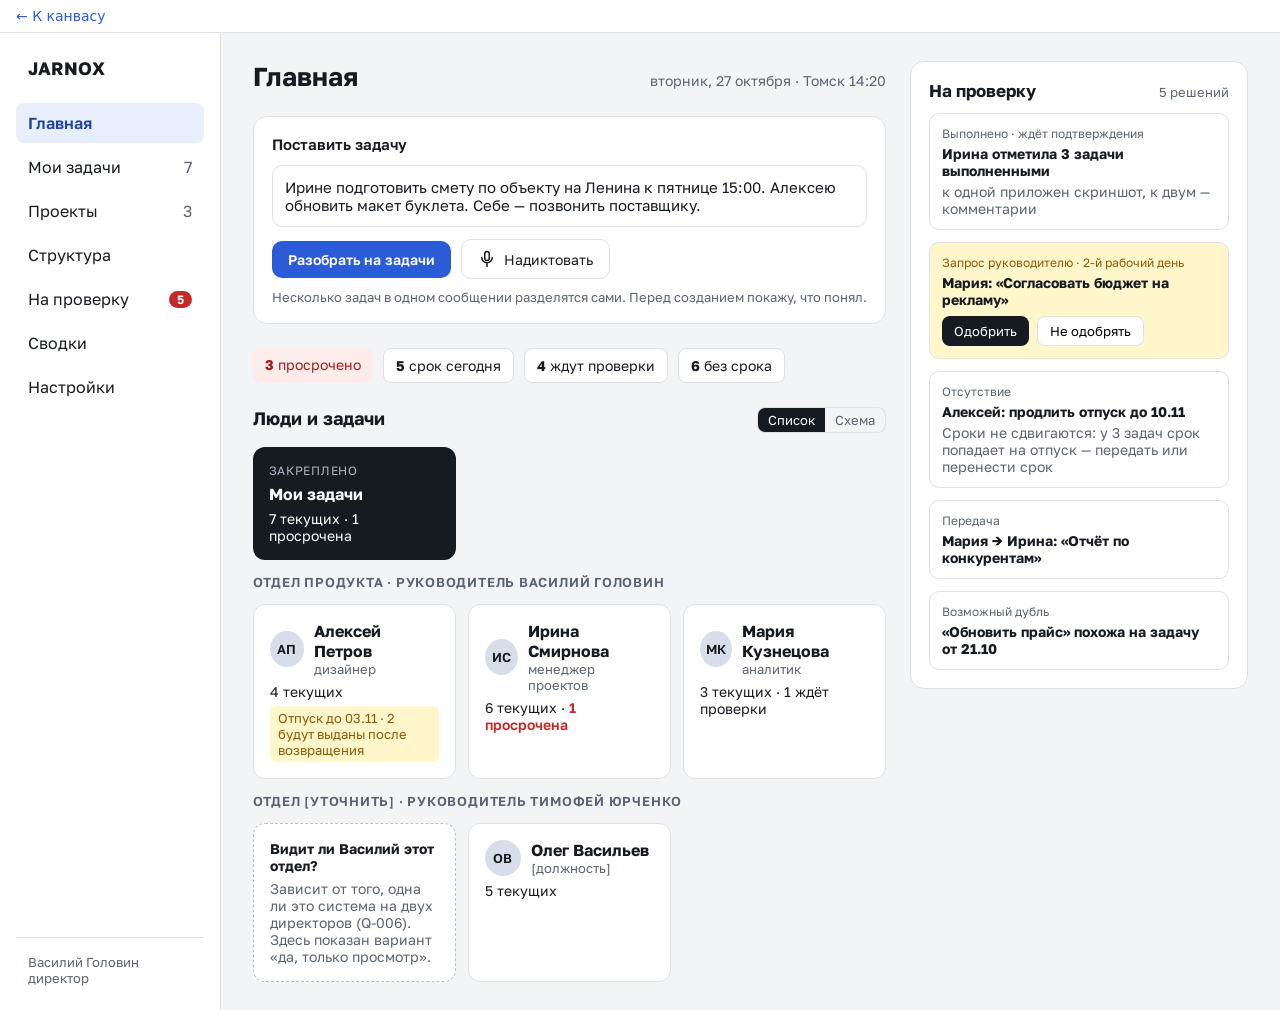
<file: mockups/Main.html>
<!doctype html>
<html lang="ru">
<head>
<meta charset="utf-8">
<meta name="viewport" content="width=device-width, initial-scale=1">
<meta name="robots" content="noindex">
<link rel="icon" href="data:image/svg+xml,%3Csvg xmlns=%22http://www.w3.org/2000/svg%22 viewBox=%220 0 32 32%22%3E%3Crect width=%2232%22 height=%2232%22 rx=%228%22 fill=%22%232b5bd7%22/%3E%3Cpath d=%22M9 17l5 5 9-12%22 stroke=%22white%22 stroke-width=%223.5%22 fill=%22none%22 stroke-linecap=%22round%22 stroke-linejoin=%22round%22/%3E%3C/svg%3E">
<title>Главная руководителя</title>
</head>
<body>
<a href="../canvas.html" class="back-link" style="display:block;padding:8px 16px;font:14px system-ui,sans-serif;color:#2B5BD7;background:#FFFFFF;border-bottom:1px solid #DDE1E7;text-decoration:none">← К канвасу</a>
<link rel="stylesheet" href="https://fonts.googleapis.com/css2?family=Golos+Text:wght@400;500;600;700&amp;family=JetBrains+Mono:wght@500&amp;display=swap">
<style>
body{margin:0;font-family:"Golos Text",system-ui,sans-serif;color:#161B22;background:#F3F4F6}
a{color:#2B5BD7}a:hover{color:#1D44A8}
button{font-family:inherit}
</style>
<div style="min-height: 900px; display: flex; flex-wrap: wrap; background: #F3F4F6; font-family: 'Golos Text', system-ui, sans-serif; color: #161B22;">

  <nav aria-label="Разделы" style="flex: 1 1 220px; max-width: 100%; box-sizing: border-box; background: #FFFFFF; border-right: 1px solid #DDE1E7; padding: 24px 16px; display: flex; flex-direction: column; gap: 4px;">
    <div style="font-weight: 700; font-size: 18px; padding: 0 12px 20px;">JARNOX</div>
    <a href="Main.html" style="display: flex; justify-content: space-between; padding: 10px 12px; border-radius: 8px; background: #E8EEFC; color: #1D44A8; text-decoration: none; font-weight: 600;">Главная</a>
    <a href="Main.html" style="display: flex; justify-content: space-between; padding: 10px 12px; border-radius: 8px; color: #161B22; text-decoration: none;">Мои задачи <span style="color: #5A6372;">7</span></a>
    <a href="Kanban.html" style="display: flex; justify-content: space-between; padding: 10px 12px; border-radius: 8px; color: #161B22; text-decoration: none;">Проекты <span style="color: #5A6372;">3</span></a>
    <a href="Org.html" style="display: flex; justify-content: space-between; padding: 10px 12px; border-radius: 8px; color: #161B22; text-decoration: none;">Структура</a>
    <a href="Main.html" style="display: flex; justify-content: space-between; align-items: center; padding: 10px 12px; border-radius: 8px; color: #161B22; text-decoration: none;">На проверку <span style="background: #C62828; color: #FFFFFF; border-radius: 999px; font-size: 12px; font-weight: 600; padding: 1px 8px;">5</span></a>
    <a href="Main.html" style="display: flex; justify-content: space-between; padding: 10px 12px; border-radius: 8px; color: #161B22; text-decoration: none;">Сводки</a>
    <a href="Main.html" style="display: flex; justify-content: space-between; padding: 10px 12px; border-radius: 8px; color: #161B22; text-decoration: none;">Настройки</a>
    <div style="margin-top: auto; padding: 16px 12px 0; border-top: 1px solid #DDE1E7; font-size: 13px; color: #5A6372;">Василий Головин<br>директор</div>
  </nav>

  <main style="flex: 999 1 560px; min-width: 0; box-sizing: border-box; padding: 28px 32px; display: flex; flex-wrap: wrap; gap: 24px; align-content: flex-start;">

    <div style="flex: 999 1 520px; min-width: 0; display: flex; flex-direction: column; gap: 24px;">
      <div style="display: flex; justify-content: space-between; align-items: baseline; flex-wrap: wrap; gap: 8px;">
        <h1 style="margin: 0; font-size: 26px; font-weight: 700;">Главная</h1>
        <span style="color: #5A6372; font-size: 14px;">вторник, 27 октября · Томск 14:20</span>
      </div>

      <section aria-label="Быстрая постановка" style="background: #FFFFFF; border: 1px solid #DDE1E7; border-radius: 14px; padding: 18px; display: flex; flex-direction: column; gap: 12px;">
        <label for="quick" style="font-weight: 600; font-size: 15px;">Поставить задачу</label>
        <textarea id="quick" rows="2" style="font-family: inherit; font-size: 15px; border: 1px solid #DDE1E7; border-radius: 10px; padding: 12px; resize: none; color: #161B22;">Ирине подготовить смету по объекту на Ленина к пятнице 15:00. Алексею обновить макет буклета. Себе — позвонить поставщику.</textarea>
        <div style="display: flex; gap: 10px; align-items: center; flex-wrap: wrap;">
          <a href="TaskInput.html" style="display: inline-flex; align-items: center; gap: 8px; background: #2B5BD7; color: #FFFFFF; text-decoration: none; border-radius: 10px; padding: 10px 16px; font-weight: 600; font-size: 14px;">Разобрать на задачи</a>
          <button type="button" style="display: inline-flex; align-items: center; gap: 8px; background: #FFFFFF; color: #161B22; border: 1px solid #DDE1E7; border-radius: 10px; padding: 10px 16px; font-size: 14px; cursor: pointer;"><svg width="18" height="18" viewBox="0 0 24 24" fill="none" stroke="currentColor" stroke-width="2" stroke-linecap="round" stroke-linejoin="round" aria-hidden="true"><rect x="9" y="2" width="6" height="12" rx="3" fill="none"></rect><path d="M5 10a7 7 0 0 0 14 0M12 17v5" fill="none"></path></svg>Надиктовать</button>
          <span style="font-size: 13px; color: #5A6372;">Несколько задач в одном сообщении разделятся сами. Перед созданием покажу, что понял.</span>
        </div>
      </section>

      <div style="display: flex; gap: 10px; flex-wrap: wrap; font-size: 14px;">
        <span style="background: #FDECEC; color: #A61B1B; border-radius: 8px; padding: 8px 12px;"><b>3</b> просрочено</span>
        <span style="background: #FFFFFF; border: 1px solid #DDE1E7; border-radius: 8px; padding: 8px 12px;"><b>5</b> срок сегодня</span>
        <span style="background: #FFFFFF; border: 1px solid #DDE1E7; border-radius: 8px; padding: 8px 12px;"><b>4</b> ждут проверки</span>
        <span style="background: #FFFFFF; border: 1px solid #DDE1E7; border-radius: 8px; padding: 8px 12px;"><b>6</b> без срока</span>
      </div>

      <section aria-label="Сотрудники" style="display: flex; flex-direction: column; gap: 14px;">
        <div style="display: flex; justify-content: space-between; align-items: baseline;">
          <h2 style="margin: 0; font-size: 18px;">Люди и задачи</h2>
          <span style="display: inline-flex; border: 1px solid #DDE1E7; border-radius: 8px; overflow: hidden; font-size: 13px;"><span style="padding: 4px 10px; background: #161B22; color: #FFFFFF;">Список</span><span style="padding: 4px 10px; color: #5A6372;" title="Люди по подчинённости, как на схеме структуры компании (ADR-0009)">Схема</span></span>
        </div>

        <div style="display: grid; grid-template-columns: repeat(3, minmax(0, 1fr)); gap: 12px;">
          <div style="background: #161B22; color: #FFFFFF; border-radius: 12px; padding: 16px; display: flex; flex-direction: column; gap: 6px;">
            <span style="font-size: 12px; text-transform: uppercase; letter-spacing: 0.06em; color: #AEB6C4;">закреплено</span>
            <b style="font-size: 16px;">Мои задачи</b>
            <span style="font-size: 14px;">7 текущих · 1 просрочена</span>
          </div>
        </div>

        <div style="font-size: 13px; font-weight: 600; color: #5A6372; text-transform: uppercase; letter-spacing: 0.06em;">Отдел продукта · руководитель Василий Головин</div>
        <div style="display: grid; grid-template-columns: repeat(3, minmax(0, 1fr)); gap: 12px;">
          <div style="background: #FFFFFF; border: 1px solid #DDE1E7; border-radius: 12px; padding: 16px; display: flex; flex-direction: column; gap: 6px;">
            <div style="display: flex; gap: 10px; align-items: center;"><span style="width: 36px; height: 36px; border-radius: 50%; background: #D7DEEA; display: grid; place-items: center; font-weight: 600; font-size: 13px;">АП</span><div><b>Алексей Петров</b><div style="font-size: 13px; color: #5A6372;">дизайнер</div></div></div>
            <span style="font-size: 14px;">4 текущих</span>
            <span style="font-size: 13px; color: #8A5A00; background: #FFF6CC; border-radius: 6px; padding: 4px 8px; align-self: flex-start;">Отпуск до 03.11 · 2 будут выданы после возвращения</span>
          </div>
          <div style="background: #FFFFFF; border: 1px solid #DDE1E7; border-radius: 12px; padding: 16px; display: flex; flex-direction: column; gap: 6px;">
            <div style="display: flex; gap: 10px; align-items: center;"><span style="width: 36px; height: 36px; border-radius: 50%; background: #D7DEEA; display: grid; place-items: center; font-weight: 600; font-size: 13px;">ИС</span><div><b>Ирина Смирнова</b><div style="font-size: 13px; color: #5A6372;">менеджер проектов</div></div></div>
            <span style="font-size: 14px;">6 текущих · <span style="color: #C62828; font-weight: 600;">1 просрочена</span></span>
          </div>
          <div style="background: #FFFFFF; border: 1px solid #DDE1E7; border-radius: 12px; padding: 16px; display: flex; flex-direction: column; gap: 6px;">
            <div style="display: flex; gap: 10px; align-items: center;"><span style="width: 36px; height: 36px; border-radius: 50%; background: #D7DEEA; display: grid; place-items: center; font-weight: 600; font-size: 13px;">МК</span><div><b>Мария Кузнецова</b><div style="font-size: 13px; color: #5A6372;">аналитик</div></div></div>
            <span style="font-size: 14px;">3 текущих · 1 ждёт проверки</span>
          </div>
        </div>

        <div style="font-size: 13px; font-weight: 600; color: #5A6372; text-transform: uppercase; letter-spacing: 0.06em;">Отдел [уточнить] · руководитель Тимофей Юрченко</div>
        <div style="display: grid; grid-template-columns: repeat(3, minmax(0, 1fr)); gap: 12px;">
          <div style="background: #FFFFFF; border: 1px dashed #B9C0CC; border-radius: 12px; padding: 16px; display: flex; flex-direction: column; gap: 6px; color: #5A6372; font-size: 14px;">
            <b style="color: #161B22;">Видит ли Василий этот отдел?</b>
            Зависит от того, одна ли это система на двух директоров (Q-006). Здесь показан вариант «да, только просмотр».
          </div>
          <div style="background: #FFFFFF; border: 1px solid #DDE1E7; border-radius: 12px; padding: 16px; display: flex; flex-direction: column; gap: 6px;">
            <div style="display: flex; gap: 10px; align-items: center;"><span style="width: 36px; height: 36px; border-radius: 50%; background: #D7DEEA; display: grid; place-items: center; font-weight: 600; font-size: 13px;">ОВ</span><div><b>Олег Васильев</b><div style="font-size: 13px; color: #5A6372;">[должность]</div></div></div>
            <span style="font-size: 14px;">5 текущих</span>
          </div>
        </div>
      </section>
    </div>

    <aside aria-label="На проверку" style="flex: 1 1 300px; min-width: 0; background: #FFFFFF; border: 1px solid #DDE1E7; border-radius: 14px; padding: 18px; display: flex; flex-direction: column; gap: 12px; align-self: flex-start;">
      <div style="display: flex; justify-content: space-between; align-items: baseline;"><h2 style="margin: 0; font-size: 17px;">На проверку</h2><span style="font-size: 13px; color: #5A6372;">5 решений</span></div>
      <div style="border: 1px solid #DDE1E7; border-radius: 10px; padding: 12px; display: flex; flex-direction: column; gap: 4px; font-size: 14px;">
        <span style="font-size: 12px; color: #5A6372;">Выполнено · ждёт подтверждения</span>
        <b>Ирина отметила 3 задачи выполненными</b>
        <span style="color: #5A6372;">к одной приложен скриншот, к двум — комментарии</span>
      </div>
      <div style="border: 1px solid #DDE1E7; border-radius: 10px; padding: 12px; display: flex; flex-direction: column; gap: 4px; font-size: 14px; background: #FFF6CC;">
        <span style="font-size: 12px; color: #8A5A00;">Запрос руководителю · 2-й рабочий день</span>
        <b>Мария: «Согласовать бюджет на рекламу»</b>
        <div style="display: flex; gap: 8px; padding-top: 4px;"><button type="button" style="border: 0; background: #161B22; color: #FFFFFF; border-radius: 8px; padding: 6px 12px; font-size: 13px;">Одобрить</button><button type="button" style="border: 1px solid #DDE1E7; background: #FFFFFF; border-radius: 8px; padding: 6px 12px; font-size: 13px;">Не одобрять</button></div>
      </div>
      <div style="border: 1px solid #DDE1E7; border-radius: 10px; padding: 12px; display: flex; flex-direction: column; gap: 4px; font-size: 14px;">
        <span style="font-size: 12px; color: #5A6372;">Отсутствие</span>
        <b>Алексей: продлить отпуск до 10.11</b>
        <span style="color: #5A6372;">Сроки не сдвигаются: у 3 задач срок попадает на отпуск — передать или перенести срок</span>
      </div>
      <div style="border: 1px solid #DDE1E7; border-radius: 10px; padding: 12px; display: flex; flex-direction: column; gap: 4px; font-size: 14px;">
        <span style="font-size: 12px; color: #5A6372;">Передача</span>
        <b>Мария → Ирина: «Отчёт по конкурентам»</b>
      </div>
      <div style="border: 1px solid #DDE1E7; border-radius: 10px; padding: 12px; display: flex; flex-direction: column; gap: 4px; font-size: 14px;">
        <span style="font-size: 12px; color: #5A6372;">Возможный дубль</span>
        <b>«Обновить прайс» похожа на задачу от 21.10</b>
      </div>
    </aside>
  </main>
</div>
</body>
</html>
</file>
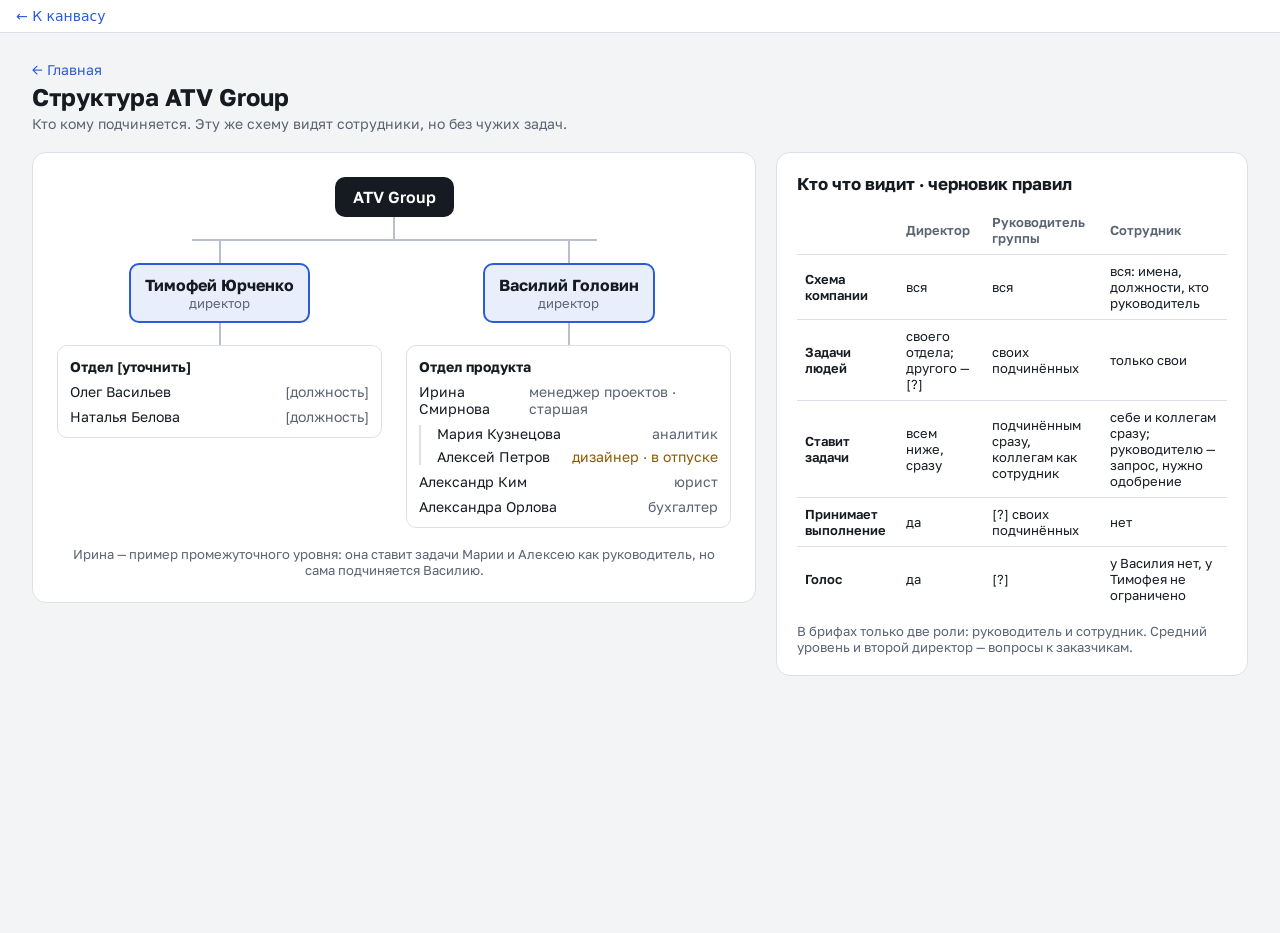
<file: mockups/Org.html>
<!doctype html>
<html lang="ru">
<head>
<meta charset="utf-8">
<meta name="viewport" content="width=device-width, initial-scale=1">
<meta name="robots" content="noindex">
<link rel="icon" href="data:image/svg+xml,%3Csvg xmlns=%22http://www.w3.org/2000/svg%22 viewBox=%220 0 32 32%22%3E%3Crect width=%2232%22 height=%2232%22 rx=%228%22 fill=%22%232b5bd7%22/%3E%3Cpath d=%22M9 17l5 5 9-12%22 stroke=%22white%22 stroke-width=%223.5%22 fill=%22none%22 stroke-linecap=%22round%22 stroke-linejoin=%22round%22/%3E%3C/svg%3E">
<title>Структура компании</title>
</head>
<body>
<a href="../canvas.html" class="back-link" style="display:block;padding:8px 16px;font:14px system-ui,sans-serif;color:#2B5BD7;background:#FFFFFF;border-bottom:1px solid #DDE1E7;text-decoration:none">← К канвасу</a>
<link rel="stylesheet" href="https://fonts.googleapis.com/css2?family=Golos+Text:wght@400;500;600;700&amp;display=swap">
<style>
body{margin:0;font-family:"Golos Text",system-ui,sans-serif;color:#161B22;background:#F3F4F6}
a{color:#2B5BD7}a:hover{color:#1D44A8}
</style>
<div style="min-height: 900px; box-sizing: border-box; padding: 28px 32px; background: #F3F4F6; font-family: 'Golos Text', system-ui, sans-serif; color: #161B22; display: flex; flex-direction: column; gap: 20px;">
  <div style="display: flex; flex-direction: column; gap: 4px;">
    <a href="Main.html" style="font-size: 14px; text-decoration: none;">← Главная</a>
    <h1 style="margin: 0; font-size: 24px;">Структура ATV Group</h1>
    <span style="font-size: 14px; color: #5A6372;">Кто кому подчиняется. Эту же схему видят сотрудники, но без чужих задач.</span>
  </div>

  <div style="display: flex; flex-wrap: wrap; gap: 20px; align-items: flex-start;">
    <section aria-label="Схема" style="flex: 3 1 600px; min-width: 0; background: #FFFFFF; border: 1px solid #DDE1E7; border-radius: 14px; padding: 24px; display: flex; flex-direction: column; align-items: center; gap: 0;">
      <div style="background: #161B22; color: #FFFFFF; border-radius: 10px; padding: 10px 18px; font-weight: 600;">ATV Group</div>
      <div style="width: 2px; height: 22px; background: #B9C0CC;"></div>
      <div style="width: 60%; height: 2px; background: #B9C0CC;"></div>
      <div style="display: grid; grid-template-columns: repeat(2, minmax(0, 1fr)); gap: 24px; width: 100%;">
        <div style="display: flex; flex-direction: column; align-items: center; gap: 0;">
          <div style="width: 2px; height: 22px; background: #B9C0CC;"></div>
          <div style="border: 2px solid #2B5BD7; border-radius: 10px; padding: 10px 14px; text-align: center; background: #E8EEFC;"><b>Тимофей Юрченко</b><div style="font-size: 13px; color: #5A6372;">директор</div></div>
          <div style="width: 2px; height: 22px; background: #B9C0CC;"></div>
          <div style="border: 1px solid #DDE1E7; border-radius: 10px; padding: 12px; width: 100%; box-sizing: border-box; display: flex; flex-direction: column; gap: 8px;">
            <b style="font-size: 14px;">Отдел [уточнить]</b>
            <div style="display: flex; justify-content: space-between; font-size: 14px;"><span>Олег Васильев</span><span style="color: #5A6372;">[должность]</span></div>
            <div style="display: flex; justify-content: space-between; font-size: 14px;"><span>Наталья Белова</span><span style="color: #5A6372;">[должность]</span></div>
          </div>
        </div>
        <div style="display: flex; flex-direction: column; align-items: center; gap: 0;">
          <div style="width: 2px; height: 22px; background: #B9C0CC;"></div>
          <div style="border: 2px solid #2B5BD7; border-radius: 10px; padding: 10px 14px; text-align: center; background: #E8EEFC;"><b>Василий Головин</b><div style="font-size: 13px; color: #5A6372;">директор</div></div>
          <div style="width: 2px; height: 22px; background: #B9C0CC;"></div>
          <div style="border: 1px solid #DDE1E7; border-radius: 10px; padding: 12px; width: 100%; box-sizing: border-box; display: flex; flex-direction: column; gap: 8px;">
            <b style="font-size: 14px;">Отдел продукта</b>
            <div style="display: flex; justify-content: space-between; font-size: 14px;"><span>Ирина Смирнова</span><span style="color: #5A6372;">менеджер проектов · старшая</span></div>
            <div style="padding-left: 16px; display: flex; flex-direction: column; gap: 6px; border-left: 2px solid #DDE1E7;">
              <div style="display: flex; justify-content: space-between; font-size: 14px;"><span>Мария Кузнецова</span><span style="color: #5A6372;">аналитик</span></div>
              <div style="display: flex; justify-content: space-between; font-size: 14px;"><span>Алексей Петров</span><span style="color: #8A5A00;">дизайнер · в отпуске</span></div>
            </div>
            <div style="display: flex; justify-content: space-between; font-size: 14px;"><span>Александр Ким</span><span style="color: #5A6372;">юрист</span></div>
            <div style="display: flex; justify-content: space-between; font-size: 14px;"><span>Александра Орлова</span><span style="color: #5A6372;">бухгалтер</span></div>
          </div>
        </div>
      </div>
      <p style="margin: 18px 0 0; font-size: 13px; color: #5A6372; text-align: center;">Ирина — пример промежуточного уровня: она ставит задачи Марии и Алексею как руководитель, но сама подчиняется Василию.</p>
    </section>

    <section aria-label="Кто что видит" style="flex: 2 1 380px; min-width: 0; background: #FFFFFF; border: 1px solid #DDE1E7; border-radius: 14px; padding: 20px; display: flex; flex-direction: column; gap: 12px;">
      <h2 style="margin: 0; font-size: 17px;">Кто что видит · черновик правил</h2>
      <div style="overflow-x: auto;">
        <table style="border-collapse: collapse; width: 100%; font-size: 13px;">
          <thead><tr>
            <th style="text-align: left; padding: 8px; border-bottom: 1px solid #DDE1E7; color: #5A6372; font-weight: 600;"></th>
            <th style="text-align: left; padding: 8px; border-bottom: 1px solid #DDE1E7; color: #5A6372; font-weight: 600;">Директор</th>
            <th style="text-align: left; padding: 8px; border-bottom: 1px solid #DDE1E7; color: #5A6372; font-weight: 600;">Руководитель группы</th>
            <th style="text-align: left; padding: 8px; border-bottom: 1px solid #DDE1E7; color: #5A6372; font-weight: 600;">Сотрудник</th>
          </tr></thead>
          <tbody>
            <tr><td style="padding: 8px; border-bottom: 1px solid #DDE1E7; font-weight: 600;">Схема компании</td><td style="padding: 8px; border-bottom: 1px solid #DDE1E7;">вся</td><td style="padding: 8px; border-bottom: 1px solid #DDE1E7;">вся</td><td style="padding: 8px; border-bottom: 1px solid #DDE1E7;">вся: имена, должности, кто руководитель</td></tr>
            <tr><td style="padding: 8px; border-bottom: 1px solid #DDE1E7; font-weight: 600;">Задачи людей</td><td style="padding: 8px; border-bottom: 1px solid #DDE1E7;">своего отдела; другого — [?]</td><td style="padding: 8px; border-bottom: 1px solid #DDE1E7;">своих подчинённых</td><td style="padding: 8px; border-bottom: 1px solid #DDE1E7;">только свои</td></tr>
            <tr><td style="padding: 8px; border-bottom: 1px solid #DDE1E7; font-weight: 600;">Ставит задачи</td><td style="padding: 8px; border-bottom: 1px solid #DDE1E7;">всем ниже, сразу</td><td style="padding: 8px; border-bottom: 1px solid #DDE1E7;">подчинённым сразу, коллегам как сотрудник</td><td style="padding: 8px; border-bottom: 1px solid #DDE1E7;">себе и коллегам сразу; руководителю — запрос, нужно одобрение</td></tr>
            <tr><td style="padding: 8px; border-bottom: 1px solid #DDE1E7; font-weight: 600;">Принимает выполнение</td><td style="padding: 8px; border-bottom: 1px solid #DDE1E7;">да</td><td style="padding: 8px; border-bottom: 1px solid #DDE1E7;">[?] своих подчинённых</td><td style="padding: 8px; border-bottom: 1px solid #DDE1E7;">нет</td></tr>
            <tr><td style="padding: 8px; font-weight: 600;">Голос</td><td style="padding: 8px;">да</td><td style="padding: 8px;">[?]</td><td style="padding: 8px;">у Василия нет, у Тимофея не ограничено</td></tr>
          </tbody>
        </table>
      </div>
      <p style="margin: 0; font-size: 13px; color: #5A6372;">В брифах только две роли: руководитель и сотрудник. Средний уровень и второй директор — вопросы к заказчикам.</p>
    </section>
  </div>
</div>
</body>
</html>
</file>
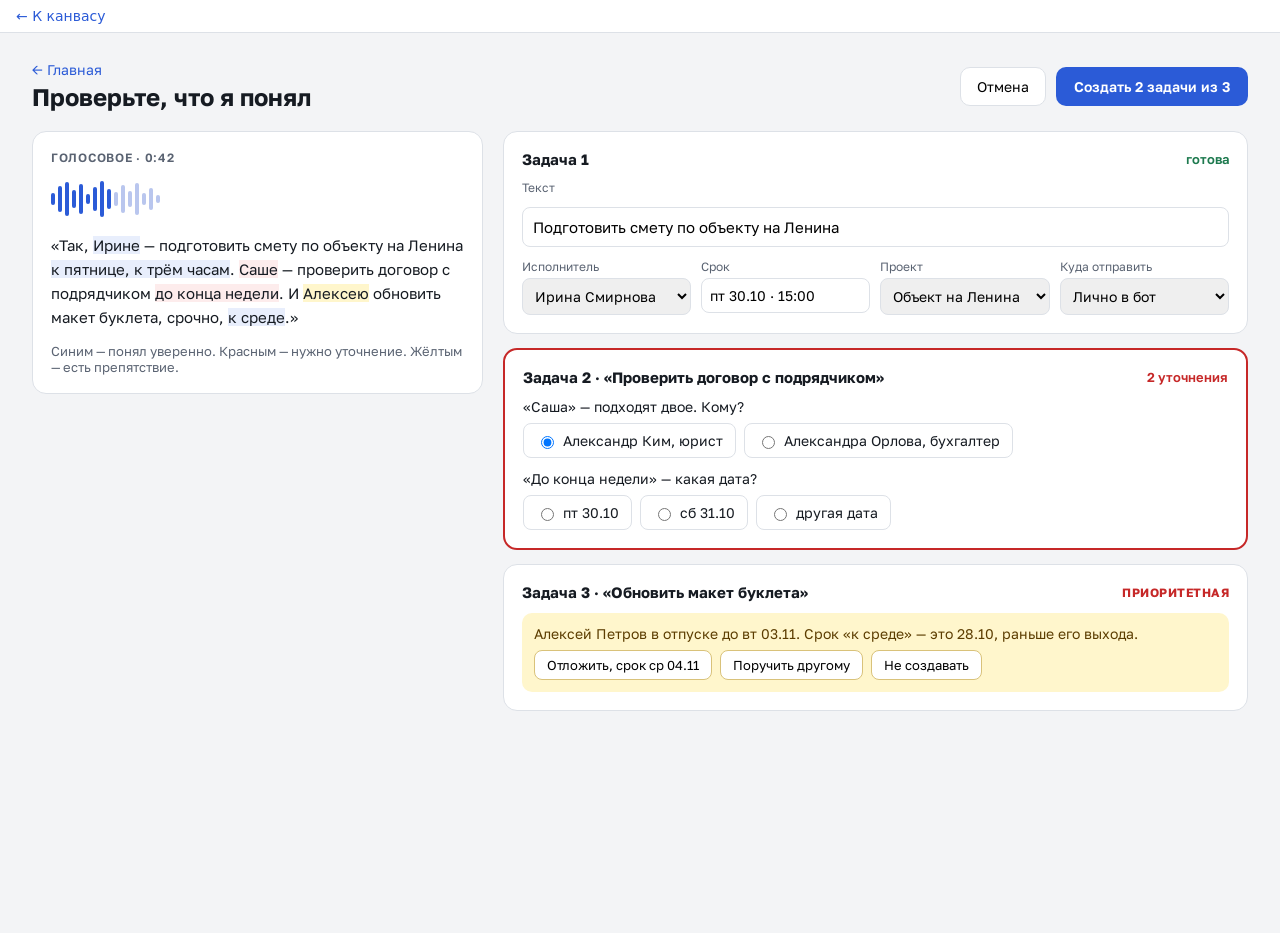
<file: mockups/TaskInput.html>
<!doctype html>
<html lang="ru">
<head>
<meta charset="utf-8">
<meta name="viewport" content="width=device-width, initial-scale=1">
<meta name="robots" content="noindex">
<link rel="icon" href="data:image/svg+xml,%3Csvg xmlns=%22http://www.w3.org/2000/svg%22 viewBox=%220 0 32 32%22%3E%3Crect width=%2232%22 height=%2232%22 rx=%228%22 fill=%22%232b5bd7%22/%3E%3Cpath d=%22M9 17l5 5 9-12%22 stroke=%22white%22 stroke-width=%223.5%22 fill=%22none%22 stroke-linecap=%22round%22 stroke-linejoin=%22round%22/%3E%3C/svg%3E">
<title>Разбор надиктованных задач</title>
</head>
<body>
<a href="../canvas.html" class="back-link" style="display:block;padding:8px 16px;font:14px system-ui,sans-serif;color:#2B5BD7;background:#FFFFFF;border-bottom:1px solid #DDE1E7;text-decoration:none">← К канвасу</a>
<link rel="stylesheet" href="https://fonts.googleapis.com/css2?family=Golos+Text:wght@400;500;600;700&amp;family=JetBrains+Mono:wght@500&amp;display=swap">
<style>
body{margin:0;font-family:"Golos Text",system-ui,sans-serif;color:#161B22;background:#F3F4F6}
a{color:#2B5BD7}a:hover{color:#1D44A8}
button,select,input{font-family:inherit}
</style>
<div style="min-height: 900px; box-sizing: border-box; padding: 28px 32px; background: #F3F4F6; font-family: 'Golos Text', system-ui, sans-serif; color: #161B22; display: flex; flex-direction: column; gap: 20px;">
  <div style="display: flex; justify-content: space-between; align-items: center; flex-wrap: wrap; gap: 12px;">
    <div style="display: flex; flex-direction: column; gap: 4px;">
      <a href="Main.html" style="font-size: 14px; text-decoration: none;">← Главная</a>
      <h1 style="margin: 0; font-size: 24px;">Проверьте, что я понял</h1>
    </div>
    <div style="display: flex; gap: 10px;">
      <button type="button" style="border: 1px solid #DDE1E7; background: #FFFFFF; border-radius: 10px; padding: 10px 16px; font-size: 14px;">Отмена</button>
      <button type="button" style="border: 0; background: #2B5BD7; color: #FFFFFF; border-radius: 10px; padding: 10px 18px; font-size: 14px; font-weight: 600;">Создать 2 задачи из 3</button>
    </div>
  </div>

  <div style="display: flex; flex-wrap: wrap; gap: 20px; align-items: flex-start;">
    <section aria-label="Исходник" style="flex: 1 1 320px; min-width: 0; background: #FFFFFF; border: 1px solid #DDE1E7; border-radius: 14px; padding: 18px; display: flex; flex-direction: column; gap: 14px;">
      <span style="font-size: 12px; text-transform: uppercase; letter-spacing: 0.06em; color: #5A6372; font-weight: 600;">Голосовое · 0:42</span>
      <div aria-hidden="true" style="display: flex; align-items: center; gap: 3px; height: 40px;">
        <span style="width: 4px; height: 12px; background: #2B5BD7; border-radius: 2px;"></span><span style="width: 4px; height: 26px; background: #2B5BD7; border-radius: 2px;"></span><span style="width: 4px; height: 34px; background: #2B5BD7; border-radius: 2px;"></span><span style="width: 4px; height: 18px; background: #2B5BD7; border-radius: 2px;"></span><span style="width: 4px; height: 30px; background: #2B5BD7; border-radius: 2px;"></span><span style="width: 4px; height: 10px; background: #2B5BD7; border-radius: 2px;"></span><span style="width: 4px; height: 24px; background: #2B5BD7; border-radius: 2px;"></span><span style="width: 4px; height: 36px; background: #2B5BD7; border-radius: 2px;"></span><span style="width: 4px; height: 20px; background: #2B5BD7; border-radius: 2px;"></span><span style="width: 4px; height: 14px; background: #B9C6EE; border-radius: 2px;"></span><span style="width: 4px; height: 28px; background: #B9C6EE; border-radius: 2px;"></span><span style="width: 4px; height: 16px; background: #B9C6EE; border-radius: 2px;"></span><span style="width: 4px; height: 32px; background: #B9C6EE; border-radius: 2px;"></span><span style="width: 4px; height: 12px; background: #B9C6EE; border-radius: 2px;"></span><span style="width: 4px; height: 22px; background: #B9C6EE; border-radius: 2px;"></span><span style="width: 4px; height: 8px; background: #B9C6EE; border-radius: 2px;"></span>
      </div>
      <p style="margin: 0; font-size: 15px; line-height: 1.6;">«Так, <mark style="background: #E8EEFC; color: inherit;">Ирине</mark> — подготовить смету по объекту на Ленина <mark style="background: #E8EEFC; color: inherit;">к пятнице, к трём часам</mark>. <mark style="background: #FDECEC; color: inherit;">Саше</mark> — проверить договор с подрядчиком <mark style="background: #FDECEC; color: inherit;">до конца недели</mark>. И <mark style="background: #FFF6CC; color: inherit;">Алексею</mark> обновить макет буклета, срочно, <mark style="background: #E8EEFC; color: inherit;">к среде</mark>.»</p>
      <p style="margin: 0; font-size: 13px; color: #5A6372;">Синим — понял уверенно. Красным — нужно уточнение. Жёлтым — есть препятствие.</p>
    </section>

    <div style="flex: 2 1 560px; min-width: 0; display: flex; flex-direction: column; gap: 14px;">

      <article style="background: #FFFFFF; border: 1px solid #DDE1E7; border-radius: 14px; padding: 18px; display: flex; flex-direction: column; gap: 12px;">
        <div style="display: flex; justify-content: space-between; align-items: center;"><b style="font-size: 15px;">Задача 1</b><span style="font-size: 13px; color: #1E7A4F; font-weight: 600;">готова</span></div>
        <label for="t1" style="font-size: 12px; color: #5A6372;">Текст</label>
        <input id="t1" value="Подготовить смету по объекту на Ленина" style="border: 1px solid #DDE1E7; border-radius: 8px; padding: 10px; font-size: 15px;">
        <div style="display: grid; grid-template-columns: repeat(4, minmax(0, 1fr)); gap: 10px; font-size: 14px;">
          <div style="display: flex; flex-direction: column; gap: 4px;"><label for="a1" style="font-size: 12px; color: #5A6372;">Исполнитель</label><select id="a1" style="border: 1px solid #DDE1E7; border-radius: 8px; padding: 8px; font-size: 14px;"><option>Ирина Смирнова</option></select></div>
          <div style="display: flex; flex-direction: column; gap: 4px;"><label for="d1" style="font-size: 12px; color: #5A6372;">Срок</label><input id="d1" value="пт 30.10 · 15:00" style="border: 1px solid #DDE1E7; border-radius: 8px; padding: 8px; font-size: 14px;"></div>
          <div style="display: flex; flex-direction: column; gap: 4px;"><label for="p1" style="font-size: 12px; color: #5A6372;">Проект</label><select id="p1" style="border: 1px solid #DDE1E7; border-radius: 8px; padding: 8px; font-size: 14px;"><option>Объект на Ленина</option></select></div>
          <div style="display: flex; flex-direction: column; gap: 4px;"><label for="c1" style="font-size: 12px; color: #5A6372;">Куда отправить</label><select id="c1" style="border: 1px solid #DDE1E7; border-radius: 8px; padding: 8px; font-size: 14px;"><option>Лично в бот</option><option>Чат проекта</option></select></div>
        </div>
      </article>

      <article style="background: #FFFFFF; border: 2px solid #C62828; border-radius: 14px; padding: 18px; display: flex; flex-direction: column; gap: 12px;">
        <div style="display: flex; justify-content: space-between; align-items: center;"><b style="font-size: 15px;">Задача 2 · «Проверить договор с подрядчиком»</b><span style="font-size: 13px; color: #C62828; font-weight: 600;">2 уточнения</span></div>
        <fieldset style="border: 0; padding: 0; margin: 0; display: flex; flex-direction: column; gap: 8px;">
          <legend style="font-size: 14px; padding: 0 0 8px;">«Саша» — подходят двое. Кому?</legend>
          <div style="display: flex; gap: 8px; flex-wrap: wrap;">
            <label style="display: flex; gap: 6px; align-items: center; border: 1px solid #DDE1E7; border-radius: 8px; padding: 8px 12px; font-size: 14px;"><input type="radio" name="who2" checked>Александр Ким, юрист</label>
            <label style="display: flex; gap: 6px; align-items: center; border: 1px solid #DDE1E7; border-radius: 8px; padding: 8px 12px; font-size: 14px;"><input type="radio" name="who2">Александра Орлова, бухгалтер</label>
          </div>
        </fieldset>
        <fieldset style="border: 0; padding: 0; margin: 0; display: flex; flex-direction: column; gap: 8px;">
          <legend style="font-size: 14px; padding: 0 0 8px;">«До конца недели» — какая дата?</legend>
          <div style="display: flex; gap: 8px; flex-wrap: wrap;">
            <label style="display: flex; gap: 6px; align-items: center; border: 1px solid #DDE1E7; border-radius: 8px; padding: 8px 12px; font-size: 14px;"><input type="radio" name="d2">пт 30.10</label>
            <label style="display: flex; gap: 6px; align-items: center; border: 1px solid #DDE1E7; border-radius: 8px; padding: 8px 12px; font-size: 14px;"><input type="radio" name="d2">сб 31.10</label>
            <label style="display: flex; gap: 6px; align-items: center; border: 1px solid #DDE1E7; border-radius: 8px; padding: 8px 12px; font-size: 14px;"><input type="radio" name="d2">другая дата</label>
          </div>
        </fieldset>
      </article>

      <article style="background: #FFFFFF; border: 1px solid #DDE1E7; border-radius: 14px; padding: 18px; display: flex; flex-direction: column; gap: 12px;">
        <div style="display: flex; justify-content: space-between; align-items: center;"><b style="font-size: 15px;">Задача 3 · «Обновить макет буклета»</b><span style="font-size: 12px; font-weight: 700; color: #C62828; text-transform: uppercase; letter-spacing: 0.04em;">Приоритетная</span></div>
        <div style="background: #FFF6CC; color: #5C3D00; border-radius: 10px; padding: 12px; font-size: 14px; display: flex; flex-direction: column; gap: 8px;">
          <span>Алексей Петров в отпуске до вт 03.11. Срок «к среде» — это 28.10, раньше его выхода.</span>
          <div style="display: flex; gap: 8px; flex-wrap: wrap;">
            <button type="button" style="border: 1px solid #D9C27A; background: #FFFFFF; border-radius: 8px; padding: 6px 12px; font-size: 13px;">Отложить, срок ср 04.11</button>
            <button type="button" style="border: 1px solid #D9C27A; background: #FFFFFF; border-radius: 8px; padding: 6px 12px; font-size: 13px;">Поручить другому</button>
            <button type="button" style="border: 1px solid #D9C27A; background: #FFFFFF; border-radius: 8px; padding: 6px 12px; font-size: 13px;">Не создавать</button>
          </div>
        </div>
      </article>
    </div>
  </div>
</div>
</body>
</html>
</file>
